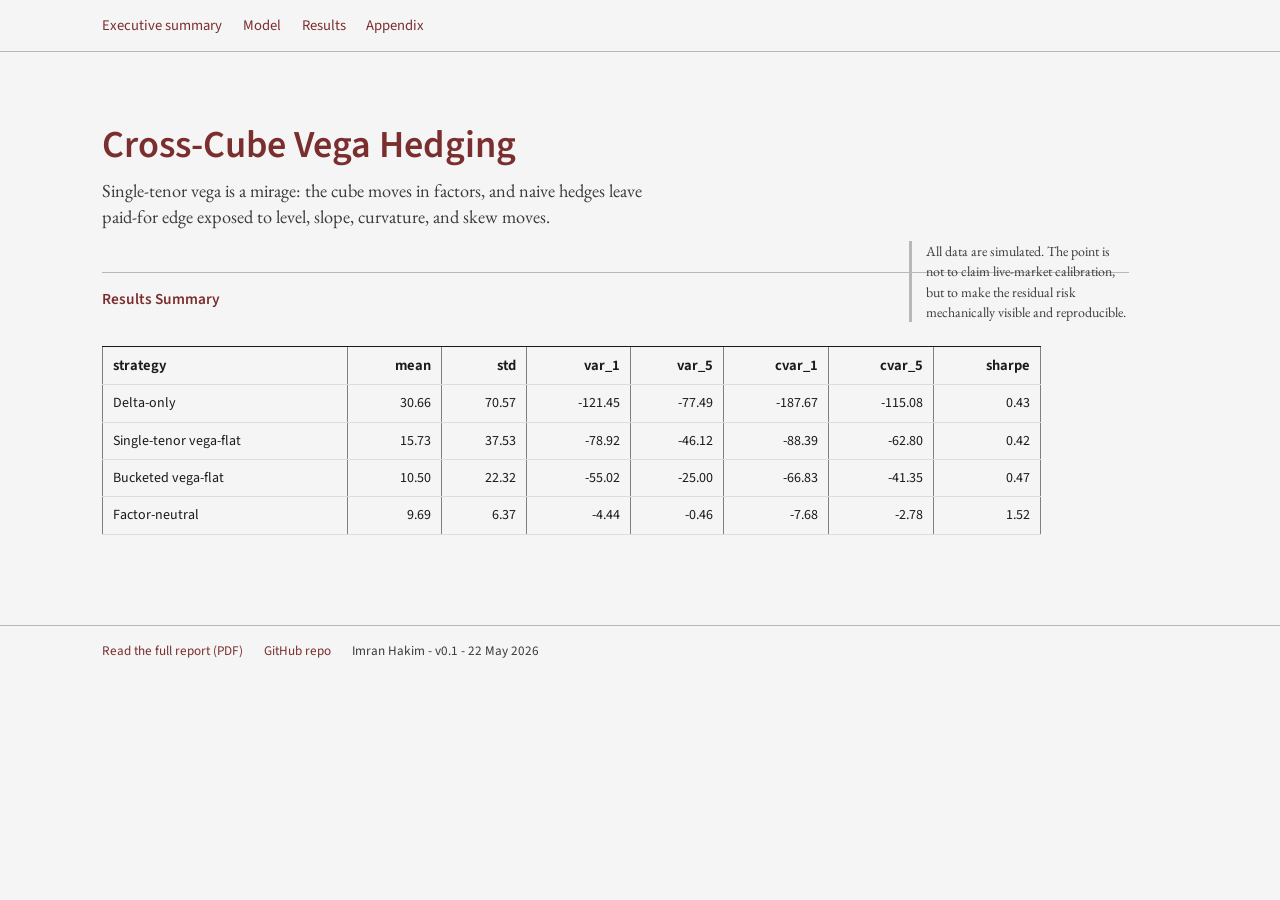
<file: docs/site/index.html>
<!doctype html>
<html lang="en">
<head>
  <meta charset="utf-8">
  <meta name="viewport" content="width=device-width, initial-scale=1">
  <title>Cross-Cube Vega Hedging</title>
  <link rel="stylesheet" href="assets/tufte.css">
  <link rel="stylesheet" href="assets/report.css">
  <style>
:root {
  --charcoal: #1a1a1a;
  --graphite: #3a3a3a;
  --silver: #b8b8b8;
  --off-white: #f5f5f5;
  --oxblood: #7a2e2e;
  --teal: #2f5d56;
}
body {
  background: var(--off-white);
  color: var(--charcoal);
  font-family: "EB Garamond", "Source Serif Pro", Georgia, serif;
  line-height: 1.45;
}
main {
  max-width: 72rem;
  margin-left: 8%;
  padding: 3rem 2rem 5rem 0;
}
nav, footer {
  font-family: "Source Sans 3", Inter, Arial, sans-serif;
  color: var(--graphite);
  padding: 1rem 8%;
}
nav { border-bottom: 1px solid var(--silver); }
footer {
  border-top: 1px solid var(--silver);
  font-size: 0.9rem;
}
nav a, footer a {
  color: var(--oxblood);
  margin-right: 1.2rem;
  text-decoration: none;
}
h1, h2 {
  font-family: "Source Sans 3", Inter, Arial, sans-serif;
  font-weight: 600;
  letter-spacing: 0;
  color: var(--oxblood);
}
h1 {
  font-size: 2.6rem;
  margin: 2rem 0 0.8rem;
}
h2 {
  margin-top: 2.8rem;
  border-top: 1px solid var(--silver);
  padding-top: 1rem;
}
.lede {
  max-width: 60ch;
  font-size: 1.25rem;
  line-height: 1.45;
  color: var(--graphite);
}
.note {
  float: right;
  width: 220px;
  margin: 0 0 24px 28px;
  font-size: 14px;
  line-height: 1.45;
  color: var(--graphite);
  border-left: 3px solid var(--silver);
  padding-left: 14px;
}
p {
  max-width: 60ch;
}
table {
  border-collapse: collapse;
  max-width: 64rem;
  font-family: "Source Sans 3", Inter, Arial, sans-serif;
  font-size: 14px;
}
th, td {
  border-bottom: 1px solid #ddd;
  padding: 8px 10px;
  text-align: right;
}
th:first-child, td:first-child {
  text-align: left;
}
img {
  max-width: 100%;
  height: auto;
  margin: 1.2rem 0;
}
.plotly-graph-div {
  max-width: 64rem;
}
</style>
</head>
<body class="site-page">
<nav>
  <a href="index.html">Executive summary</a>
  <a href="model.html">Model</a>
  <a href="results.html">Results</a>
  <a href="appendix.html">Appendix</a>
</nav>
<main>
        <h1>Cross-Cube Vega Hedging</h1>
        <p class="lede">Single-tenor vega is a mirage: the cube moves in factors, and naive hedges
        leave paid-for edge exposed to level, slope, curvature, and skew moves.</p>
        <p class="note">All data are simulated. The point is not to claim live-market calibration,
        but to make the residual risk mechanically visible and reproducible.</p>
        <div>                        <script>window.PlotlyConfig = {MathJaxConfig: 'local'};</script>
        <script charset="utf-8" src="https://cdn.plot.ly/plotly-3.5.0.min.js" integrity="sha256-fHbNLP+GlIXN+efbQec78UkemUz3NJp7UmfGxC1tNxs=" crossorigin="anonymous"></script>                <div id="cxvega-terminal-pnl-histogram" class="plotly-graph-div" style="height:100%; width:100%;"></div>            <script>                window.PLOTLYENV=window.PLOTLYENV || {};                                if (document.getElementById("cxvega-terminal-pnl-histogram")) {                    Plotly.newPlot(                        "cxvega-terminal-pnl-histogram",                        [{"bingroup":"x","hovertemplate":"strategy=Delta-only\u003cbr\u003epnl=%{x}\u003cbr\u003ecount=%{y}\u003cextra\u003e\u003c\u002fextra\u003e","legendgroup":"Delta-only","marker":{"color":"#3a3a3a","pattern":{"shape":""}},"name":"Delta-only","nbinsx":44,"orientation":"v","showlegend":true,"x":{"dtype":"f8","bdata":"1PLf\u002fYWXUkGy1LlsOX1uwQR7\u002fiHjDIRBIx73BQsRoEHRT1tRPsagQUuB8T79061B6AwDNlrFgUHQ6SnRvbKhQfKinvLB+IdBElZM6s\u002fSgkF4LHHrffScwS+MssXTy2lBsFVUxFavg0EG36RXG0yGQXdYhcjKA6FBc+yicGhXbkFdhx7EXQGsQdwNNl1qLJHBbnbMFGBOhEEgdqrIJdiJwdXOZ3tdxovBmX9ol7u\u002fhMGK2ewlMSVcQQCsVmFibw9BOYSErgdib8G43\u002fSJ4QaIQRR89b6zkKFByRrjxPLPmkFfHPMiW0+jQVTz4xNsHLBB9LaBRIUQYsG90gQ+E2GfQQwEBzM4sJNBMgn\u002fz2ZOecEWmmNJtp6GwbctXbCPX5FBlI9BdK76eUG8O\u002fl7h5h1wT1C4eewKY1BOBun1B29ksHCeSlp7JyCQVQKcMOfRJNBcduxJGaugcFGnxWtgD2EQdD7PgB55ShBYr+slAWUd0GoeC\u002fQ2OWUQUucgAiRBn5B+6ahxgXHnEGiaZJIKj55QbuqZZHr7ZpBo\u002fD0JL31oEHb6LHtVoyCQabbn+cV0pBBRNUffWrsgcHoZmgRWBsyQRpPQwCU+ZjByRHokipth0H8eAIn5SaqQf5DvE28HYFBEUl4VRNCY0GT4S1usNuUQU+bU4FpJaBB7oO+i2n\u002fiUFcs0jx5XiiwW9sp2RLNoBB9hP275DojUGNQ++qNGyWQTAUz1VTclHBcl\u002fYo97qY0G624C9R++DQcXx5vAZKXRBCZGXCXX7esFBUC7rNqd3QZQRywQDVX\u002fBjJJbT\[base64]\u002fa\u002fkXPBDddbhYW5cUECl8Aci7lqwTUDPplZW25Bc6J8lvz5fUGvAsnLcsGbQSh3vbXlm4bBIDjBBnuNg0FG5kuJkjSQwR3LM+CSzlnBgU7srZ67fsG5jJkqGal8Qc\u002fKP7\u002fPEYvB0JVzMf9GdUFjcp23sMOBQarkLSe6ToVBnLEYXWQPbEEusTaMxQmCwd3Qx9EQ0XJBtHWOYI1Np0FVOBuIlQphQSNc1gyy4l9BHMYlcoSdfEG9DWDsGkCgQfMGhvQiJGDBbgtn1tFEpsFKL\u002fP3GRaYwV17Xz3a4JDBewHE8tx7eEHiN9jj9698wR0gYGfcyKZBVNUDRpZtjME6laZJbgR6weijokM\u002fJ2PBLurig88wi0F35N21cKmdQbGHPDVd66JBCFpwTCQpdUHuYDx5hnN7wW5c\u002fXTOlYbBeZsQN+ECjUFld3heJ6V6QeYl6WQ2WIHBiqZbVNstdUHGVZERrHFoQVNlrl8thXNByExtFzAEf0Gv9OPfQ2WJQaLvizfSrX7BoCqDs8\u002fgY0E1TozKyOA0wXIipQzE9I5B+ilr7cjobMGx9BMJh6SJQZ\u002fOa0HYOJxBOKX\u002f2kghm8Hjmu\u002fXuDyUQZZV2F+2XJBBiUzlSivijEEATDVKdtaRQR6kly59XJlBm9zFEkS1nMEZg83TOPlQQYfnIx6tEHvBsn\u002f9CfdhkUFOcOxNWXF+QU9PlFaKsGHBGG3hkpFWnMGFpk64wHV3wTWP6ydnQ4lBrPmZIZr2kUFX8R\u002fMRThiQbFrU+\u002fKroFBPGNFOGOyYUFygpeJIWuOwVJRdbgz6a1BeN5d0JoXZ0FcaOU5252KQZnR33z\u002fXWlBYS0I74HHnEEuGGzrbQRlQeouRpNb4H9BCgEzT2KriUHIGxcFW76HwZT3T9vvDadBE3VexshWkkGI4fSJXxN0QbXoUPm\u002fkWTBz3diDwG0aMFtGiL3jBNyQUqT\[base64]\u002fA8WlEH8domAkZaQQUQ48k11P4zB8P1W4k\u002f1hMF5McZfK\u002fqRwY5msOga2HdB+Q3r58LLkEERBufDGleTQTra7ly5UXpBuL7nbq46M8F4KQliUDF3QUqW+u+GXZRBFsvz66NMkEFPS342wURzQecRGkPtMpTBUtydzjPxfkE54nnK4tR4QR\u002fLanZjbo5B7mQ7T\u002fY6h0FY6WIxuupRwUZWW47EBXHBZ6W\u002fs6FslUF+PyYVaJCoQdvJBV6kLGlBZ4qH7iL4TMHiZIt9+hJuQQb10xspYlHBcFgshg8lgEFXEJOzw0+DwQKLeuvqYJBBHDFgg2MSc0G22QrIdlaiQUAoSCLO83lBE\u002f9ecZqUh8EJhNv1+QmXQS2YF86uyaBBXXj0y12zh8HohcRHQL2rwZsREsgcJobBRCJ0dWYpcEE5c20u06WEwdh3JhGANYtB2dDQgq\u002f7eEHRoR12\u002fviKQWQ4ycHbnKdBg90SZ\u002fowcMHD7+6LQ3eSwYU8eOiUQHZBtLadl0S5hkF1eZja1nR5QXvOiumx5pNB0ZTkM4myh0FGoWc3MLtiQfpgU6Gw5ZXBwhwKzasPU0GgUT53EliCQSOtKdhDVYlBKHUQfVDjjUHkYn9tAZ1nQXcn5sKrqrDBhcboV\u002fJ2d0H27nAtCECUQahSizqzb0LBHllvZM4ZcMEU72DK8iB4QVhLXssrhZTBPssfsUemiEEAGIxai6lhQdvIkzmSDZHB\u002fRpsM+JKnEF6EXRoOFtTwXBoWnm0SoZBmmITRdnLl0GqwhAuZGKQQdhJscXMwHvBq4vBEtKoVUEj3DvhDASeQSRoNloNLoFBqbHolfX1PcFLW9rA4BSDQfLue\u002fmwTXNB\u002fFZcKlJVe0HFc26ZYKhMwZ4sUdcTDHHBQ7YUDPopJsES\u002fi2wnN6OQQMH7dobWJNB8J3B81YggsE7h7MB2VGUQfiB51Dv6oRBEY\u002fNohlmlcEK9dGUdFWQQfOBZvozFm1BPtIxHehXgkE1AGjYewdrQUBKJmvw1IpBZhJEEOiXgEGHmEyKgomRQdcv5xzhXWDBMV68m+IdksF6aop3YIdKwbgKPDQEgUhBVtJKcO26mUGAZ5x65CRSQYvtPnRSoX5BVDWWN2JzdUGWgdw5gP8yQZIz7\u002fzycYvBHoLA1CUbbEE+R6v7YW2WweNzdRUbVnNBVl4HKXArdMGn1PEylXBUwRdC\u002fCWIv4ZBehoOFJKAlEH4p63JI5CIwf5KJaA+BYFBwsq788\u002fNlkGU7wkK4sFEwTwFqnTVg1pBW4uuDEwXUMFkKTd1uEmBQQCoRRYMYpLBWOjZVeWJNEGOMdqKQZt4wUFWVWAsWqNBpCfMxVgRhcGGh7+NlUp9wRcnXsWC\u002f0rBrtq6GaC8a8GN6BXplganQRpXyRWwanFBkN6utJwKkEG6YHkVZFebwbTgT96T84lBqsxUVaFIeEFHURP+yphAQfShs9lDHGzBCFkXMlMLk0EVhoIn2EdbQVoQq9SGh3hBuHL8Dh\u002fthUH\u002fcLuvFzZqQdt6DT+lmZRBlHxSHy4JisH8ya9qIRqTQRi+1YR6sKFBYBkzonZ8GUEOpiN+l556QTMY2H8kBIjBR1GM2FZhqUH8kTdmlueZQVrlo\u002fDY2ZtB\u002fmjVFg+risFXE5oskRFlQbNiQ5YvYYDBfhHwLQazpMGMwTFGhtiCwbG9eGve4J1BlCrOcDRnZ0Fdev1jgziEQfG40A\u002fvxX1BewkVFKhQiEHAjAg3zdpPwcvnRNk4lFTBxeytOK9lr8Fp4fTJIB+RwRF5ZVw9ToZB+S1MgDsicUHFsgMLuK+lQd99YVhSslpBnoFm+zT8gkFdvl7lelmxQeAUMnpMp4tBiqXnNMEWTUEoakQttxt2wc0F3S34TJdB\u002f3mpR9zVfUHL5wBs\u002fgOTQdgAoGw2JJtBlmPtG8uRk0Eah\u002feVwQOBQdWRddMq42VBVH0bFXb3YUG0ysFGxwqAQT3F1KWkOIdBYPTZNs6xdME29wv616SBQW9TvYrBMY9BUKFNMiQFdEFYg9V7iuZpwVKHTGcFMWXBAu9SZALQoEFJG1YXv2ScQaSIePYF\u002fYRBD8yG\u002fiv8oEHQqZufH1aFwYArUgENBpXB2wVAO8q1lEEQY2Ng7lSHwTVqKOIoWHhByT9kzwzAi0HD1DZdbxGlQUzHgDFDW5FBfr18+nswmcEy+\u002fEzJnpiQXyiVyqKBIRBuPZt2Nk9pEERwIjdOpGQQSfZKqNVln5Bc1uT8ZlalkEfZVavMCJ0wR3aeZKsQXzBmb7K1v7Oc8GZLeZEQ+6YQWgcUlYstZdB8EXWSpBckkEU2xTacf58weVDwxSkb51BGytynQpMlcGI1F9EHq6VQZgCbHvXaHBBb7yAO\u002fouhUHDkBUeLRqiQaKv5YOQfoJBTKGrSCiXnUFI5\u002fPd3duDwWSUfgGfa3xBrslXyxMxlMHL22Z78qyYwXiI5gk4LKpBwnlUAWAtesHPnSsLbfV6QSf5Em4g05xBs\u002feebtx2jUE\u002fB\u002fVjnySPQeRfUoKlKptBMtktBBF8REFeC8IqoGl+QQ2c8lnbHEVBFsQIdMqqgMEB0cFupCKCwTcHNNwV24PBjinB1dXgnMGYW1YT\u002f+OTwbtJv+wwUoHB8ermdnZ2jMF0QZwBe29wwcXVGVPKFKBBU34vtaUUZkGdCwa1CDuKwaR32lMEVZBBdklqul12k0E\u002f9Kd9BuikQaQY3xjGn2FBZeHzdfcGn0FNbJ6BR3EwwdQXnHEv8ltBlEY0aCuKd0G3eViVbxCBwfdG5PL+ipJB+UINiVp8okG2qeBerVtyQX7qdCCnIH7BO4EKDcLyk0FVoR63+7Y6QUyroqVuRZFBrAOxX7bRYcGOLE2469GCwbVsLTenimfBKm\u002fj1sxCfcFTQFOAZOuCweo05HfjapnB8Wtj2xkwksEiaHDJvvdXQdlu3L\u002f3HpFBZbWTR2YYZMH2bdgbXsaQQUNJh9Bn9WFB13M5WwlfLsFy+A3BNL1Uwd0QdkaO5KdBy8n52PFNmkEeEzkQYV97QYCPJSn3iqBB2UnseKmPhMEdRkr2a\u002fRRQc4wtzOEUItBa9OJmMBQaEHZPC90pTNzwXig1GwK7pFBwUZAq8oNo8F6NRi2J4yWwZXV3o3WuY9BfU4r51Q4l0FDaFD5CP9aQcFXHr4oBZFBbg5E+PDbmEGcojaKftdBwXQ7Q92dxG\u002fB+bmNMpLNcMFxM2lH+s+dQdGIXb3BJnzBZDYAwANzfMH8uylkWSVzQTMsfUeGoHNBjgPiUBuDgMHgek2qoZyCwVe7zMI4i6NBzKC4nBbohsEGcIPpLJJywTHv5ha48pVBXcljR\u002fTgk0FchBDjlINwQe1j7xwYV6BBLINv2PxNY8GgirffHt1rQXMbExlwoXJBwj5BueK\u002fhkFgpD2lYGJoQVr7vx6vEYNBBCr7C5BPVEG5iAQYEdB6QZX3nJT3pplB5Lmy+Vv8OsFUcr8ankWTQaoPenxxV2nBDvllrXctj0GKDFXDgISJQcAPXgO5AolBMDMEYdoPY0GsqDe3aZyIQbJeS9wifHXBsIWio\u002fg2dkEuBNygViGCQRLNquGbDXHBotCx4OLcmkFSSdlXXNuYQX0v1cfpmJxBk19Zw6yBoEEn2qjbNLaBQe5W3edk8HLBB8RXVLZrh0H32b\[base64]\u002fAOZfSEHdsig1s8yhQR5A63DrXHPBMLlLGNRFk0GXyBmMK4CSQWjqAUH3v4nBC9t8KGuHg8HknLS1co2RwcIC+Y4rxpFBVmpCM05ym0HPF+CEOy+KQX+tjnL59IlB9WUZUxxlmkGg7pcj1bKQwRh\u002fjT85b5RB9UUXo03DhUEPJV5I4sGSwUMqLYNrTXPBYPsIGAAYeUHvSJXntNlzwWXieNfvHGJBQuSv\u002f\u002fMLokG265A7vQiTwUnjiJ3oo4lBqtAspj+7bUGlxy08WpmZQdttgIE1lmRBv62ayL0IpUGhoN7QRw+RQdhaB+KFCnfBHo8SRM1ThEH7rdCQauOWQWj\u002flaYcwIVBr1qvNBiRUsHAz9IcX52BQasy7J1i5YVB\u002f0e7iQPNiUECQxW1+RqKQVyer4TPg1vBYfvlu1udLMG0\u002fpIdG+WWQZBxbWwLdJJBVolhyrUClkFD4MoiPSiEQYLSWG0424JB6y66g2\u002fNlkGKJR\u002fp64RwwRLAASXH623Bvxc+myS2lEF8z7KMQyaSQRFL9vyF9XlB9PYW2lxxqEH86oJb056TQeqy5\u002f6Y0ZdBZ1iewsDvhEEbdRNqEQiDQWSRgkZ\u002f4YVBAu+0nz04fkExCpBg+hN\[base64]\u002fO6oZBap\u002fdk7hAhkHuv\u002fd2m5ihQRYpr45d7nHBDRFtmLSyjUHm8TxW4C1ywagp0wvLZaFBNjSrx\[base64]\u002fg8EIkgwQxmebwUoeKLg7gXNBk8EnSueKkUGgWcpCGfeBQXyUlx5ALHzBeZkSYizXhkGFBh+xtrxkwbv+UarnTnxB3JHJ8k3BhUE01b\u002fqS7p+wbC1KdH8MYNBm05WYlpkaMHWm25dG9yaQY7pMdHJOINBPWs45svMjEEgQWoSdUG0QRlSJbFdwX9B9SodzZ5gjEG0poTXUnxzQUv1mLgRa5XBHdiywRr+eME20m2k9RWEQcSXw0nvy6JBRfvUBvcagkHbTQsFplZ3QU0Ws5BgqpRBBynlZZ8fdMGx\u002f0JA\u002fM+CQV99ZTYZRoTBP9eDcvUqcUFnp+f\u002fkhB3QVvejDHBoVvBhdFASoXdcMGSf7RmlbWAwTq\u002fxUeCzpjBvKNbb\u002fnmgUFVMXP3gsWEwTS\u002fkpQvrYdBM\u002fd3zH3ekEHT0M0izZiTQSl3seEcT5pBregXL\[base64]\u002fQYffj8SEsorBMjmoWFrds0El+Qfn+uGCwRzbqZS6KXDBhyTnbe+YgMGwwIzGHleQQRZbOGYFcXFBbBSXV7eShEEW4TwRYgZWwcbQd7MZ\u002fWRBs3jx+tM+pkGMm9UpRX+gQQWUct5PKIDB0yJCWup7jUFJ8Sg4Rg2IQaM+EjzjrJFBpGl\u002fqqiXgEHn+qHp9KiSQatAfbwS95pBZ8hV6ZtnW8EfY1nFTAiKQTNpt66SnWHBVGmpNS7Dg8H\u002fCeE682qdQR+GMDJzTWhB9rNUUesmhkGKqDQEwghjQa1SAY3huIpB4zTtmXfwe0FHm71xkbeAQW8T3F6N54DB5LV\u002fZDyte0GkHldLRFV0wZjstQJls49BU3BWTqKqg8FLDSBBWwRmQTgS1PP5S2\u002fBZmySRx9SQcFX\u002f6rxjZxmwcDxcYwD45nBv\u002f0n9FELcMFbhX5pQRWHQRcVDl6S6XrB73KjtSKxdkH1Kvt8U\u002f9xQSXc99TaLX5BNNtE5pXsf0EXl9QxyHBjQY8hYGNNAZNB95lNPdl\[base64]\u002f6WQeQdscQhEYLBwxC+47NKoEHV3uc\u002foqduwYoI2BIKzWXBvPaz92F5ksEOsFGwnd+RQcG5Yg4rwpbBwsslmQ4eiEGVh1BjsUaaQYKUYTNSnZdBuodc6uhubEGg1iWfkrRdwXs6pp+eIolBWnI2Cf93YEHkQVJyMcV+Qal7RH1axYFBV1Pyc1zWkMH6HPmKwsJ0QXK5+HWBrpRBSHw\u002f8ITFiEHnPRkscRp3QQ+fO1xEbINBnu0hfeEkm0HqnIVhNIqIQcIc+N7tBptBuyOpr4M3dUGstfZwQFJ2Qa21eCFBEIRBJv2e6UJaoEEP2Q9HlT+HQQjZLA25VjdBujXVA+7ucsEojILDuOqjQR0\[base64]\u002frkmHvBKxc6NaRWjUGsOuF3FlqTQRxXvIY6g61Bt0Eji+SHskHeWPpTTDOVQbFJqf9dgGNBZ5foEpKRoEHYoxIunYlXQWY0p\u002fEFfnlBmLcOZ375kUFLd2zw9G6IwUL4YhZ1dXDBxlZdz49nm0GBrdm2WL2RwSRTH8B1PzfBIDzAqjbwe0H3cKOOH96EQfBDYgsbL41BkRXwEhCyfkECtwmb872CwWnZ8disN4nB889Y8kfhlUGN\u002fEe0NHKXQTBaEZEL3wbBWB8XSAHBS0EoONsIc55\u002fQffvVWMBHnzBLuf0qs\u002f\u002fikG7B1Bv+etmQTeaj0QiLZxBApZRsIibiUGun0Yd1\u002fqHQSuWtFvcV4HB7IUKLXKucsGhMyZU12WNQbLedNzdyHdBI7TAPG\u002fpf0FxjsgqrLCDQby3zG+j\u002fohBIj5oEDk9hUHA45BTeNWrQbq9TBxMXqVBDRwAkFWMmMGIhbesW+WSwUAPgEziMIXBlF65qtrmMsENRc+xYseYwanH7EMHIpjBmZxFiK38i0FBjpxbDoluwdh+dZfrGTLBfLBjW8K4lUEN1ks2f0Z9wfK4YX3G9n\u002fBCRZThRuOV0EJKiSXvreAQb+aiIGFuXtBXr3OKEY5lEHHfCRv3fV4QR1glUYKcZdB9p+wjn9TasGlnH+qJzyNwYXnEOaajlLB1Vv2fBdanUGnyovU3XuLwR\u002fcqIMihZhBRXVtMsWnlUHzJTBs8FCdQfoc+2fB9plBARWXLUQ1QkHGIR107452QTb950Y2M3NB9KkMKnabjMFiFBRGBXanQdImafnSf5RBH+XZpjaFjUE+TIpjp0KCwbDOFZze\[base64]\u002fgEF38lrUI2SAQeMqn4XZA5hBklHQmCBeZ0HVBga29nOOQWoflzCG7HHBYOd3PbrqfMF5uSSrcxNyQZnSO\u002fuj6pRBL30V8opDkcGCHCTAsDSTQWxK9kkpSD1BWniStujyikEl4+6DeRaBQW1O1au1U4vBNmvNs0pEa8ErepBJalyaQXPLmpWG9YhBnzRk41YFgcHn14k4A75mQT5yXewFqGfB90b6a90\u002fiEEKw7bIsauJQUnxDVKTV3BBXK5ao9\u002fOSEFHz6IBE5FswUjwXb3pZpxBwCs879seqUF\u002fTwWMGzaGQW9Mb2dVmqJB9tV57uzid0E\u002f2pPmqzmUwcTtHtcZ+JFBjTPFH2PWdUE="},"xaxis":"x","yaxis":"y","type":"histogram"},{"bingroup":"x","hovertemplate":"strategy=Single-tenor vega-flat\u003cbr\u003epnl=%{x}\u003cbr\u003ecount=%{y}\u003cextra\u003e\u003c\u002fextra\u003e","legendgroup":"Single-tenor vega-flat","marker":{"color":"#b8b8b8","pattern":{"shape":""}},"name":"Single-tenor vega-flat","nbinsx":44,"orientation":"v","showlegend":true,"x":{"dtype":"f8","bdata":"okWyeBaohUGpyujuUiuSwSKs4w3BtyHB\u002fW6xVFzJhkHCVf2HvvqDwWeAwPUVqIhB81rmeJjsbkG8xwWNI0J0QbbQVcdvOIdBOnnfcOGZnEH1qPyZ05ZwQTz7YcdqfHjBIbBvoeLTkEGgYgU\[base64]\u002fSbh2xB5itTEN2Zj0HTAnXIMkZWQXBa1CoPN3pBb72yRiZWk0EdRk+nOleJwVRPzDywXoZBvqAlFMo4Z8FjGQbW0FNmQXDLJomliEBBsOxZvSW+gEGn98lsToZVweQLHoBYsotBtMKpzqIia8HexRFxpY6NQUhY\u002fhSFzmXB1yjMbyN8iUEAmSuas25sQeDujtvSyXTBU4cgukK8isHoh3PDbr1xQe2lKmbYinfBMNm3N\[base64]\u002fQQHNmxuj3nDBbGkevYjiUsExWkH14y9lwdFKOtHvkUrB+rrBnoZhg8GkL4+BnxhawSILYYe5kUPByJKYigF4fMETjbpw8I6HQWcnulEgx4HBFfuRePTQXkH9E6Uxu9GOQeOi3iuLI3ZBwEAhSbQ\u002fbUF+Nsx0AMSEQV946XSXToVBhX8ahnzAeEFLumdbO993QZFneWpV5UBBMi8GOFn\[base64]\u002fIZB+kct8b2Nc0F9uViMydVlwbFYQXadaGbBj2ZBU5kMccHVoaocma5WQeXJmJmVYIRBqQdT0ZTskEEi39cpY39vQRuWchdCpXdB\u002f6XnbYlvZEFwhsGgFjxxQRTwaZAg+4DBp\u002fg9mmE5bEHznokH9xKXQcSb+4sgqnLBF\u002fX2\u002fSMza0Fh1uT\[base64]\u002fhYHJBinNO3K2mXkGsjHRSuyNRwRe7MCPRkn9B62CI38EWZsGxHMSmeAlwQeDhsK\u002fHT4BBnLJ2qq6pU0GzNs32cLppQdqlGIGnsGjBsoLA1\u002fWzlUHJ7Kv4C65xQWDBtTgtTEHB703dEnlbfME+wdEEoA6XQec1FCfqXnBBF5iP5Ax1UMH053lORfSCQZCROUhdW33BXFPi1Xz6ZMEL90sxuft6wXcmGgKQ5JVBAE8BsMUnW0GgwLCPKvqDQRt\[base64]\[base64]\u002fXykDsEhUElAwvpJ7B2QeI3vfMhUodBKxRIsMUJacHew0lGUCN2QWLcHAQrk1nBdOWr0Ge3dkF+\u002fCKjRFRZQfXmGDabvWxBRyUN46F6gEF00e7rLtOUwavkyRPJiWdBiI4y3bOjWEFb1I3QSMiMQZfWt4GM84FBYk22uErfe0H16HhLKuB6QbC\u002fGuj9vxrB0MpeTb6qhUHeisSsCxRwQcwaT5eX65TBUz\u002fAvMy4f8FDN+jtBv+Jwf0xISFbI3NBO9fwR0yClkGtOslB+ZFMwSA0bYvwrnfBpLtfwsO\u002fdkEycV55jAp0Qa2sfyadMX7BWP24w5pWcEEWcCu9BfuJwbrvLGBPdWVBYwRmYoS9NUFGu+lXg3CEQcAIKbQ\u002fAGFBv5Vh8OgHecGuwZo4PaRwwVDS4ZO5LkDBXZYwSIHvgcHjLQr9T7JiQZpsw7Qjv4bB4AarhFTKDEEASVvymD1vQXCDfX\u002fOWURB9krubVlGQcHAZxKFgegeQcrny1Ob1kfB0xNWzUBdnEFb5XKYJnliQdx3j52r43lBM7PDLhxfWkEdFJ4+m6piwclWPx0RmodBz7EL8txka8ELRgQUxQ9nwXj\u002fT9n12XVB1Mh0YjMsk0F473rvUIOMQRLYH\u002fYTp3pBE1rYL+i3k0HUboDv+gKKwS9I\u002fTAJMmBBZDKrrteYYsF\u002fbHMVLBxNQe+957b1soFBFWpYsWS1gEGqFO6wvsGKQfBfCGdFxIBBPSxr\u002f3juW0GTFLDPEc93wXfKAftmUYFBsF4aptiMd0GmibZEf9t0waCbOZoXlzPBWNtOToEDhkEITorPGT+AwbJD5JU81T3BjOS\u002fOqBSfEHdrElZoIhzQQnJBaJpM3FBr\u002f93XZ2mgcGddY0UOr6Ewbr4b\u002fW\u002fH0DBB30Yh8UqnkHOV9t9L3FYQbjoehlaK4xB5KNLGBs+ckHj9xJ63u2TwaKz6bxy6ohBlqJfIaITXEE3AEm6U6Z6wbyM9FTv0GRBKNPszArwecFEml8fUfFLQYlfdoowQWdBfxS9QaqXicHm5JsXCNNUQSR\u002fZ9aaoYJB\[base64]\[base64]\[base64]\u002f+1CMSi0HgxnSm8WERwYdg40b6KHBBfu1S+ZjKcUGmRhj\u002f81R0QSV5qKGxm4FBiEN+Z2DdWkGZGQXzq4pwwTLILX08PXHBUaXl33XneUFtN11p47hmwa4HZ8fAtntBEOdVqSR0WEEBx+dhdVKIQVVUEPcy3GVBNM6kb9M6a0HDFIYFg8aNQezMQERFjYNBH18kO6q6k0Grmf9ykVWFwapzLbpvc1LBsn\u002fE47+IeEFY77fWFCFrQdLnHq2RxopB3yjt\u002fo+IYkF4LLvN49N2QY40XpOe6CBBI568RTNuacEYUQfujeg8wQ0kMFLmdnbBJRRt0naeg8FUstAE34d\u002fwSOsBHhVb3xB8pwtfAiydEH3tGqyt412QavOsT78UIRBF0tAKP4BUEE2QvVUT7ZHQUel2\[base64]\u002fWhBrDUaoSwricEALlWT4kN6wUnRNs0b+mDBwNLBPbCoa0HAFNVL70X+QKv2BX\u002fecoFBVfPyAMkXYMFDA4B3bk98QZ4\u002feEavfmnBeHxtepNjVkG8bmFIWUqNQco1LeZ6oYZB9GP3TzX9c0G8CrImS+p0wf0bPqOk9XDBtLmovvfdeUEya2SsVtdewbXlG+N\u002fQ35B+Q03QfX8gUGfXrQL+PWCwShnInflCXpBau7WLVxehMGPh0ospxF8wXT2HtDH9YJBlQN5D9iEg0GyrZMGAb1\u002fQdwFBc\u002fem4BBvZB\u002f5OG6gMF4HSJ4ozdgwSKCn+Mhx0pBJ1WSOoX6g0FNV0xsUJ2NQU9Eu8\u002ffyXRB5kgMh6QMhkHg5GNdTNIEwfzjy29KfjnBba+Nud3IZUGeonejPwSQQfvxBkE14mTBgAywmlUklkGFTEyRl\[base64]\u002fmUQfCKwuxVeofB+SvcaXvrckF0sgl8VnUhwccHLF\u002fndThBJhxmh\u002fOOk0GU19PcxOpOQd6ngpbOspFBolgcOcXkb0Ee31ol29JSQfIA307jAV9BTppRKknAS8E45lrg5MUKQfX4rkID947Bu51qa4cDbkFdF+og6p6AQdRJzlSWcIFBHJevDMLPlUFTVkG\u002f2Yt1QX+gUJ0aepDBOquafIYNMsGgCkapaM1jQQa4cuHbomTBn4U\u002fEeIGkEEIZMoD\u002fm2CQSiRSsSt2V1BDNPXoOmoisGjnlT6ILmCQc8QsNzi0mHBiyzjJHrdd0HARtrW39OGwYFNaYEs31LBrxtP45ZDY8HeI5Xej+qCQcIXGWIjKVBBl8lu2ixwYsFf\u002fTVF60FqwTrqsJ8S7FnBVJq4hB79kEGEsJIlZeRwwcqLvDe5ynZB8OYDmB3VM0EhzYenrilxQR0beGa\u002feIBBFoTdQCN0fUGGyLqEYml3Qb1GgR5BZmBBS+QfAhTkakE+cFp5sfJgwShR2pUGy3tB6Ffc2wECfMEd6Ms6xU2FQRa994ubhGVBWXBEItZKYkG+RSX2oSKAQXGHhaoXzVdBllBQ9Ex8bsGP\u002fhQhJbp1QSWGFshxGIhB576CDBoAjUHos3zU5Q59QRydUE6EE2VB1x\u002fN4N+FcUEE08nrZWhzQRKyNm+rmHxBmFzKD79EfsG6lSpnoweDwfjsXuK253pBRC886gisd8H0NRfjZi5pQaIdFUpbbYdB379IsHoTiUE+iGpJdXuEQeL\u002fZThwDHpB1lF\u002f2WR2ekH7\u002fb06n52FwZb4KojpUVfBV0sB2ddKhcFpDqqD+jyBQYRGAPsBZWvB7Rnulj5UXUE\u002fxlgjvB57QRpHxMJPR1pBIUbSgqAdhEGFSkHtTiB5QTH3UPvDDZhBFvO6bqEDdkF6P8c7KFqYQVz9UMiZHG5BFhPvwhT6fsHpZWLyP4eLQTC99sxmUJJBEmQW9fLMfUFXqF\u002fxdjGFQfmcV6u2JHtBa50T1qd\u002fjUG\u002ffeORplCGwYdwr5tVb3pBIWg1cAl8e8GgFvMg6KxtQYYkUA0XPUZBQ7a88J5mg0F5b6MuElWCQQbGjiFDIIRBUQKOybjRYcHbOXUGI0N5QXhH5UE8dG3BcAwiK3ykcUGcZOAZhZR+QVDXnS6GK4HBTIeNFrZ3kUGgzyZeXx2LwaDTNa9ptypBv8r\u002fvjemgEHX4BgEM+OHQct1LQXOPXXBLRcAiiaDa0ExC55tp1F\u002fwepcdL+FyopBUwgjFt8ye0GJ8qP58B9KQeLREbT+CGJB2g1+vrFORsETCBFzcOByQa3cnoQs0ZLBAK1yTBSF4ED+zFAtna5zQdNgK+VM7n5BvAtvJlbtacFyMOnOPxeHQXFaolFGi2RBR\u002fxKvoaqg0GUfnf6+dZ0wUeic+vSRYtBwXp\u002f1SR+gUFTXiMHrS93QbS1rGSZYZBBYLkARlHjk8FIHe5+2fJuQZcbR9i66mjBsWT3fVopV8Ef739y1OtnQdZiiM8bdohBquc8a1vrgUGuRxN55rhnwWLin4B0xnVBJ4Ba3VzAe0F3m0YH05aNQQaK+p\u002fr7IXBO3tO81rOm0FIyZpgOWpwQQQqYa6mroRBHFRi690QX8HkyPzyEyiCQaoK7pPiIJPBhBNrvDTubEGIyaXZ6xNDQY++SV7AYoBBwsJQ1ER5nEEnfxaJvDSBQTXCjIol0mJB9C8pUi77esG6F6x0zTaCQYS1TXrPtmxBtKbGJyvQZEFALES2kI8\[base64]\u002fG3BwuqHCL39RMFZOXcEgfaAQTIz2eBqa3NBMNlwhB5FXkGGJ8Ov8\u002f87wWIFtMW8KY5BXGfBJXc0aEESMSC5qLZ2weNpwqfEdmNBobnVKvu1hsGTqKZHLbiWQScXZt+MoTzB7VTdTfe4f0FgBXvWMB9QQajO8ULDp4pBCl3g6aPAi0HFdeIKCYeKQR8SHUfzR1nBzOKze0h1gkGA7v1w\u002f4ETwZ4lY1hfXGbB5HtpNsI\u002fO0GmwpdiW7x0QQ58yU\u002fJt0jBvRjLm0\u002f2XUFxCDAYwzdxwWDoDUYV5YBBplimRYUjiEEDM5i2YVxDwerdVt\u002fWBYBBURaRkj1ajkHo0kkocvCFQcOQ59HRNVPB0E7rYuHdZ0EO2ijdXgd2QZgqYCwbQIBBBpR3PY+ZnkESjJdz4BxwQVoDGqJc2INBayubKKUdh0HN+5GYK+tuQfFnIT4fAZJBD6\u002fuVF4odkFwOsHR6yR9QdFoN\u002fusVX1B+JQg4+w+d8HT0LQMAtFfwVzTgzQL1nlBcK72\u002fyjHesGKPItJRiBlQZit\u002fuYsuGdB0E6C\u002fCswkkHtu+24NPtqwc55iWyrM3JBjfqcag2dc8EXlXC6Gnh2QYFN6j4wl3BBbTOfpMZZo0EOzrCq5WJiQTYmE8QNRXNBRJ9n6hJWh0GN21pY9mBtQZa85QTiEHFB6xYqKA\[base64]\u002fQYP95TMBb4hBoUf2tOpedEEEF2z1iN2BQVYgNMrHTXRBZyQKVr\u002fMk0H0qVYUDtVcQWENzlammoFBuCTlktUmkEEevGMfXZx8QSIWdWSjOJNBxwqtiHpMaEHqTbG6a96Gwafhq9vcRINB9WeMQmY5gkHVVJo9WTmFwZVTlWUHCWNBCAtE5MusccGWswrIrPpcQevNhOd6FnFB6+a6zHunckFQP1\[base64]\u002foGHQaLM7f5Nh2fBB4nJ25hskUGLG6Xf8qmHQR8bqZZ7OIjBeXiTEDvuUEHX5TPGRppqwdKcUdTeDoRBKBin5S4EZUEfA29B68JHQX3VFcOws3rBHhN6pbP0gkFCNEbQPHyAQZpnAxstaJZBdOhG373ZjkEWMl\u002fgh2mHQeTntca35YrBBFj90X\u002fLeUF2cKYZ+q2QQekvHVGfxJHBG1FZ3soYgEGdmkkUYOx8QUKHG3BUIpJBSV8PTyHZjkEtE8O1aSp7QQL\u002f\[base64]\u002fSD0Prr7h0HLDBGblFRtQT\[base64]\u002f8d\u002f8yMBbd6gvZ1J+Qc\u002fvE8j7a4HBy8O1xX6mYcHlaBECWBCdQf1EKwxyMIjBsBfNZayBd8FYV66eprV1wTQobO\u002fGHU1BvRGc6Et1XEEDcLG6UyqEQQhk4r1dzHRBgKXJ\u002ffH5hEHGB93CVPpxQSyKIMMr91jBdIco4A7Ij0Flqf9S++ptwcOwYKGD6XPB0X8MIzhegUFLI+YjiqhMwY39ViYbIkJBErn8VnksZkFQoGp9ZBZ5wV1r8sYIAYVBKlXBnTCXgEH0pmj9ZJuEQcYr7Mk0w4ZBZIcmp0fwdME="},"xaxis":"x","yaxis":"y","type":"histogram"},{"bingroup":"x","hovertemplate":"strategy=Bucketed vega-flat\u003cbr\u003epnl=%{x}\u003cbr\u003ecount=%{y}\u003cextra\u003e\u003c\u002fextra\u003e","legendgroup":"Bucketed vega-flat","marker":{"color":"#2f5d56","pattern":{"shape":""}},"name":"Bucketed vega-flat","nbinsx":44,"orientation":"v","showlegend":true,"x":{"dtype":"f8","bdata":"xnYlH2O7gkF4aCAQKVBoQYAf7jDkOl1BkhAcy+lfaUFHiYy+fO+IQRgK+UAL7o5Bj8JbOWa1dEEgKxMXUaSDQZt3TBpjTXNBA\u002f3vPHLmbsHgwrnxB+RDQeBU8ck3lTZBNkGxSCF\u002fZEHANnQMfXFWwbnS5C\u002fBoHdBi1xkG1UGZEGIMirDfQOBQZu0JrekXEhB1Qi+MYI2ekGm8WPEXkhhQS9p1n14hHPBb\u002f9vx7KSYcEsvKSmzql9QRaKpAZqyHlBU90i9INQckFL6rsmBMtEQfwxbRB9lmNBjZ2MECa\u002fYUFI58REDcBgQUx04G451nlBARoe7HgMgEEdmnZRZ7SDQS4fCcIq1n9BdNKfHYNdckF4eS0efMlMQfxS1qIYN3pBhK1YadHQd8FeehE0XSRkQcepHFBe0XFB4P6UjuJtScGSCjCpp1tRQasNE3tIqXBBj6+BZFfldEFQ9VtJ8YNwQaAI\u002f6xtARHBYLdUVEf16UDquzReWfpRQUOnpsOnv3ZB8rMtBCVLdcGcG4331aZzQePQe\u002fPjKnlBHWsgBqwlN8F13bPQEP9nwXaCJ6gYa3pBwmLbvzo3bEEzTL65kONfQUpU8SpfiHJBJHFm\u002f1PuYkHP6UpnNxlOQUnwHiLcXHBBKkhYC\u002fW\u002fhEGIw7l1kshtwUXBKQbsC2RBFofZeOemdsFj1\u002ficx1hqQftEQ0XlnHJBmnnw0VDcT0HeaCCt3OF2wTMtGTgSsXXBqIRli882S0FSZAq4+NZxQfrHy7xWBm9BsMfqUyJDbkFEN35+izFUwayWUXTOB3DBnf0OqK9XZsHFek3rE4doQcuc7U0cfmzBisn3k6fVWMFANddAaJhWwUol71ITbw\u002fBgaCug4loc0FRhFGu9j9DQfjd+OPYu2XBYFMhtQinZEEiXV6pHwZ9Qbw+rV\u002fDcXFBDWfrt9m9ZUHnqnrnBfp6QY+1cvoatTxBGgf5bSRRaEHpfh4N1o92QTcpMmeKpmdBPD1o3jw\u002fZEF616ak2Yh4QZBg6OBIFChBAivAXjciYkFVsZmnMaRCQaDfEzAODH1BvIf3dKtHYMG5zBcn11tmQfje8TzZBF9B1nHxRW23U0HPTgPe3OpbwQDcCM7SJclAHJ3CDweSH8G1UbjYua5pQbOsE8roSURB\u002fqHxx5pvaEG9pyl4f2mIQUi2sIkPVihBOB0WZTMniEGzp2DG+RdswaCCLO+Sp4JBqeJxEjK\u002fjMHyUcTyJxyGQdbb6nGWcWjBZZB562vcbEHQCA6k88VYQSXG2n1EroJBadGUjiS\u002fcEH024eFsJxKwV+Arp+nXlFBtHYE72rbacHlJumoiwdoQWj\u002fZbDjJHtBiIHdfF6gfkElKD7Ku5V2QSOyKupxn2VBfNZpSuFfNMEOscaKyGJhQaouGslKyHpBXz94GGyKZUG23XGHLBIwQTDJkkYqemlBSIsq41beccHwYCm0Jpd2wd2+uPpfZWZBmFfbvp4rfEHEhAiB5RRKwQlcrariJkJBzzfGbGjVU8HFKBoy5MuIQWJy5\u002fHUK41BT6dtx7\u002fHgkGAw8aJhzhnwXoCzTZxf3BBXsxFxlPPUUFbWrE+hWVgwQ8TPiO6inNBlyi2hZB\u002ffME\u002fSgRaTtVzQQtxBBX+D2dBPZsjB2txRkHFKqjhJaBGQZX3pOoQc2lBfncBYkAmb0HhgduPB8V0wZUIlm4llntBrXF\u002ftXMFWMFkauaMeSAwQf9aW+\u002f4A3jB9hZh1B2zU8G7hnzChfduQZ3z+LEI4HdBXRzqmP5RhkHK9zo5qHk0QTK8BllqG5LBCPjhcLD3bkFZV7AX9aV3QbP0ylZQl2hB1OcUPNmofkGAfNqejYIwwZF1rt\u002fyKAZBM5DWQcp3akGhXz3A6BppwWC8dyg0AmXBNB0fx4tPWEHZzNeoK9FMQU\u002fTKMiUMEDBpacVxTq2f0Gs\u002f1RTzbIkwcDiiXlK82DBaQv2DkrRhsF\u002fvPit4GCHQZAHiI8hsGFBT6ARVTx+Y0EW\u002f8L4HGtgQdzBK8jZeIZB0hEk1aMXT0Eo3qblGyVrwfc57LFQG0JBqx298qXMa0GNzesVUI1kQVIgbLDXkBRBDl6kpu6mU0G7gdhh0LN7QeagXWW9\u002fGDBN6Y7f8bDXkEDAcc4NRmXQRn006KQM2nBpiTTiXA3fMEWLeLxMEeCQe6sHpjQEXJBbQdgR\[base64]\u002fWGXkFkkuGsJGZkweHMKEmian5BPAI++cQ9b0FCZCJKpxtfwaqKnYmjkXZBbN1u4bzQZ0HLsoQxXxlhQfRJQUF15GFB+WMgusmLOMGmW3MsgAGKQYLTj7pAJnBB4z\u002feRE9PcEG5fPQ22UlzQae1vdCqgW9BCq0pFGnLg0FQSmyb\u002fR16QX3ekUV6S4rBMZLfWua7UkH4SxHYN4VOweNC53Sax4FB\u002fIoV2qT0bcFOHmgJ1PiGQc7POdmyQX1BmnmTrREafkHKhZCCbkBkwclNr9XeGX9B+7qRclffekHzE8Un0tJeQakxwMsULXPB8kQfuYcVbEGsNWt4bLN4Qbrxph+RkWhBkhElh396VkE\[base64]\u002f8VZBDAaM3yTcgkGLfzpeOqtswXRwUMl\u002fZEtBDpY5kUM7fkFvBBfoN6h2QUVGHE2302vBMa6nL2PrTkG740DtvwNvQVku11eYnYZBcBoFFx+jfkHO4Yor745JQa5QokQM6F5BLUeOywordUEoeWuhQ2uEQRLg1Clna2NBKGxX39xbV8GjJJxoaxRgQbjPoM0GGnZBWvbhLq0vkUF\[base64]\u002ffmhBZ8o9I5V3e0FSNP9XsE1cQayotyh1VGFBnQwI\u002fVFnVkF2Xx61+FFjQbxMPTzrBxLB4ybHi2PRXMFkwrc\u002fJf5wQVPfKKJmDlXBqANzyqThaUFfHcbUYLFzQRG1RDLNaXpBRjjPZZKjaUHB5O97f3NJQWDEdA+4FEnB\u002fDKhq9oOf0FpZdzjbN2FQWqodPw1TEFB6YUig1BteEFtezcfQ1CVwaKdnjlf34RBNXVRJ1OGUcHtiJ2wBKBzQVUycImXC3\u002fBIuYDDhbckcEqc0mt7ypmwazRm+GXGZHBNLPCkQUwbEFmnltlg49yQcqN7fbw1mFB229TLw7cgMHUv2WxwzhtQY8+JrNLEGhB4BinylyEaUGwbnn4vzIfQS1IcVbNLoBBk9qcwjTCcEEzTRu1kv1nQfRgMH1DbpRB5TKoUITubEG9O8pvVvB\[base64]\u002fFTwdvlh7m\[base64]\u002fWeEG0W337ZeJ3wZeVRQQH+IBBPAfwERoDgkFiKd940nBGQf92+l+63j9BDg1ig\u002fmdOUHaCbdpukZmQeb11vnnn2dBl78uJhOQdEFaWXd37+2FQfQPniQ5ei5BWhQZzFQwaUF7FMtO6aOCQQOTPWj2\[base64]\u002fIIMtewdTblsYH23NBzoZ0Rw2kdUFzfI9\[base64]\u002fBBLRAyF\u002fya0FJG6nqh2d2QVtTCSCw1HrBd2Be3gMmXEFmoHgInwKOQXqwR2fTO0XB0ZVmENuqOcFywKsSnAdrQWMra17WC3JBLUKUSOwdU0FONvc2r69xQUxoK4qATVHBn3letqESgUEeSeYAAfE\u002fQeGfiyzMwXxBIHzkRHzUgUEOdG06CteCwYuHJgJYfYRBnpxoRIpWc0HG2wvkbrJ4QWRcm2o7U4fBIpDeciI\u002fS0GGhkSBJJ2AQRwWZnU6u4RBzIw6OO0tZEHqnybVcGNvQa6cSZHwnGrBjswbXTiePUFftwxj3PtjwaKaVkQmkH5BbDa1Gr4RIUHeng9zv\u002f2LweLSqQpve1xBkvvpRu+uekEoiu+gNy51wTkVOazwwk5B4cR54vy6L0FSBOaDGhVpQUWEpsIlPFzBw3tczdejcEFe+Zgvs59wQRgm9e9Vu1\u002fBn9d0fXLQDEHvRxYuNIRyQZNlzErdQ1RBBr5ySM2rUEHXNVHoSuV3QbfBo8MK83TBLUJx+8F9XEE81Qm5f3ApwUJafc5Hq4JBGxdMeKisXsFL2aC1+L9UQesyO\[base64]\u002f2vZaQSoQm\u002f4llXBBVqvX\u002f\u002fm\u002fWsGidg5bbwiJQScKuiLwXWPBrtMLonTrY8EFvR3miKd2QezEkEY+xnRBC9DsQdxfTUFAyrLqTpBCwbgQOpgJRmFBioi3OPHBn0GtJeAvDiJ9wfCKZIxfoGPBS8zKSalxWEHDGUolMwRVQZLK1uvJPnNBHuuizwNGWcG3x8t3ACVjwfwIjtXU1WTBowLYA\u002fVTaEHQgvXOFg4ewXIhRWGjqolBMQ4+EHtleEHKsLtmel45wSKdSyBg5IFBhnaT2rz1bEGVMU1Q9+GBQXbbeLRrp3FBt\[base64]\u002fe+n\u002fB1RBv7orXcUFqC9cvP\u002f18wclGfUQQ0lZBZiZZO0A7REGCwvT4RfdtwRaH4tGje01BXPYIroHMbEGDHwsa3WhhQVCyILFDSG\u002fB8GE\u002f5H3TZsFvXEVUNVRnQU1LrYp4clRBM5UF51zyXMG6MOCA5W1oQWLLtMogPHDBU4DPyEyWi0H5QI4EaBJowbamas3IBXNB425ZI2cHaEH6EL8Z+qZpwTuW0EXSy3ZB\u002fi9PFsTncUHBl8ZYCpd3QZ7Gp3g8QGZBUqGS5i1gdkH\u002fbGBMyeWDQejKrloOdn5BsVj5scI6isEBOxk9p9aEQVItSTPyblzBslWpkFsLUcGNpJZ3aylfQT5FSbE5qW1BhIrZdqTmdUHCqffRHtN8QVS8vQu9azjBziT\u002fNskwg0Fzo6xJrW56Qbrz9UgETF5BqdnG\u002fm5ZaUF524y2ENB7wXBArNuas1BBkMiEtizncEGXpqiebXhgQWPqbRQkc3tB3P6ljcsVNEEMTpBb5cp4QaylWHRrKUPBmlF5\u002ff+VcEEjt9tXOSZuQQyV469KtEdB14VnUVIyNcHTvk03V559QU6gV7peX4xBlaBQgTWRZ0FpzssPMfxcwTWUz4ZoeHJBTQe8elr\u002feUESa2TTyU55wcOQeA7WRlTBFuxPF\u002fMsQMEOj+M0Oup4Qb+XmjE5H19B0q8FiLVxjcHNvjmuKwJ3QbzQYvMEfzlB\u002foJ0w3omb0HG1OYx1VaOQWCln69ZiibBvtjyeGCgYMER643fta5qQXIM9LRXsnRB8m2WQRRUaUHIUmsG1ICCQTARa+XvSm5Bxta\u002fRLS+gUG+fHBzNK5jQaX0rNb6q3RBr+caTVDgdUG5N04D6\[base64]\u002fAy8tcwZauxk7y3DFBibzdp40fa0GgnGILBDQVwb99tr+GsJBBEnUxb5dhcsHVAG2NIWBwQbFumhRSclBBzIyid69+iEGzHQ\u002f0Cppmwe4hqvK02HfBaSPHA5HHgUEAt2dWfgWQQZTYc1BktkBBqr4v7aZuXUFyfz+1MyGDQQ+DgZLR5yBBcoLC2arwWcE2PJm3\u002f6J2QY9i0K+vG4hBa\u002fAetc01bcHQJiUfwNFwQf6TY5QV4lNBLK\u002fd0xxja0FHAYXg6X4hQbadFlJM\u002fXnBJs\[base64]\u002fX\u002foSEG\u002f6LoeoRYjQfW4oCCub3RBlQwUsHv1dUEA6KVjhdBZwYqpD4p\[base64]\u002fBiMlKmFgyekEll9a7qEF9QdWF3AEZsGxBoVD6K8mfeUFoCvJKndd2QdQcuRn1LG5BwwsXx4VUgUHE0zKmIw1\u002fQeQL2Mjsxj5BGPqnpvwcXMEk1MPceyQzwfKBkg6kVnBBAon+BDyNaUFjLTuVqKd3QawDvx1KCIBBWYRZxDoaYcFPCcQuh+BnQWgkbJJwJnBBZKELGtJCgEFtCouX\u002fSFgQY1m3S3YbHJBRfrBAsgqbUHNvZ0PoH9fwXDM+9PalH7B8CsPAOVgN8Hb3aZrTc1iwdMi7XusjnVBPikw\u002fFUMXUEPbbXHDl51wTp2S6V0Rn9BokcoDKt4OcEnEg2mKS92wcrYi1y\u002fenLByxJ\u002flEdYgMH+4VL35WN0QQnQRKmAxktBiuR3XDlJVUEYONiw4mJiwQRZPMFssmlBHM14t58lfUFpTIqwIrZSQbze7d4vpjNB4DFkoDDdicEqikpZGoyCQYXj2\u002fJAIXZB7RtNyr2JO0H4uChDNBUyQYZCdwFUp2hBkUra7nu1EsFu9nHBYMRoQZ7WncXsr1RBTJpc9cSTZEFl1SRCdCB\u002fQdIcTgrmqzlBnBDMkrL3ckFYr3KZDpx+QXWlJ5aWXoFB\u002fF8pwowjbUGhFt\[base64]\u002fQVsNuy9Z2oRBPH9Z8yB4Y0HuMo71449sQdJFZSw+CXFBwSyX6aCafUGMpSAzCktcQd1CsvDaIl9Bq065ZH6ObUFwL6eeScpnwWnKjkjHLIBBtEXceLi0ecE\u002fRaKwELNqQTy1q\u002fw8onBBO8Oy974HbUG\u002fB4iFDqGJQXX9GQfIDkPBIF8vfggSVkGjGmJ4Ft1pQeUiUcPToG9Bl1aCeal5cMEfjEf8stWCQb5zj6g6\u002fopBN+ryjO3mMkGRrhvMvXxmQQZFFoC2t4tBJXv23SgOOkGuR7fy93xSQfL7T9CWA1nBexs0DlaHd0GWuWNtQX1xQcpz7TQjY3LBfJ5944GwdkHihuXjVwpyQQQgI5BQWXNBMz0OGXnDYMEdPYKHyFliQTLiDF6u3iNBxRuwonR5gUHLq45c\u002f8hawXDkAe3mHnlBKASuFTl3e0G1zmNlr49fwcZVXs6WOHLBya\u002fiJh4rUkF4XZ1TMt9cQcvWRtWsySDBHcLCXt+gLEFmdk8Ey1BnQTVLbvWuz4XBhPeQCnvqUkH8oWTqt0VnwTHfZctDE1tBDZV9nWrsS0E="},"xaxis":"x","yaxis":"y","type":"histogram"},{"bingroup":"x","hovertemplate":"strategy=Factor-neutral\u003cbr\u003epnl=%{x}\u003cbr\u003ecount=%{y}\u003cextra\u003e\u003c\u002fextra\u003e","legendgroup":"Factor-neutral","marker":{"color":"#7a2e2e","pattern":{"shape":""}},"name":"Factor-neutral","nbinsx":44,"orientation":"v","showlegend":true,"x":{"dtype":"f8","bdata":"1VwNlnWHaUE9gHkfspxaQWQXGTbAHENB6tMlHUi0ZkEpSsW3lg5hQb1cqkaWRXhBufEYQuEzZkEslQLzRu9uQQYlwb5GBBzBsNZ8cEObcUH7uF1HK21zQfZqzt+POWhBOiah7CRzckG1QApuA0x1QXEWF6pXsHJBvoFUUyxXbkG4lKpohrw\u002fQbW56GPjClhBAf+dE\u002fDIX0G+mfxzgBdjQZRGVyVPr2dBY+eOUxrpZkGJlznH9QJxQce704CKv3JBeoaj\u002fQofZ0EVxYmVRt9TQcpzxcKYVlDBfPLVHffWTkH1A43cjOVmQXld3q\u002f93nBBjowGb\u002fOsEEFsFiowhoZpQa7jjUhK+GhBAbj1Wdk4J0Gg8NYqgrlCQedRsWiiRGxBIya2saFhZkGOjeOs3qNrQb6nhmkeqmtBmkHyFqMbbEG1spcUYZJIQa\u002fs+OiZVGBBlOIkbUiyb0GzqeXl5yZ2QXTY9\u002fLBRFhBasM8mi6NZEEADF70REVvQYQqWS2KYW1BEInegiunX0GKBQVj18FJQfKZ+KIETUVBNiGoL\u002fuPa0GYMzeOy8ZWwRlsPINMjENBu1Q4kO1FZ0F8SDiKTuNhQdww\u002fzQBA2nBd6UseYyvbkEmNeRKe+FsQSpdUp46K1dB2LhDXrqJJ0GnbTZuU2VTQdGxXPtmcGpBHPfFle4YQ8ER+LnjEMBdQdeCRsWYl2JBkIIPgch2aUEkl28oTzhCQX+4QQN8h\u002fZA00HmORLsZkEf6w3qyQs2QfDob7X7dWZBe33HOFalYkF2F9PtwgQ1wXaRL6NLFmFBaKJ2QVWhYEEpsdhPLNZiQUUQSbMjuEVB607tBa0mZUG2gug4HRtoQS\u002f0ubWz6WtBHypPY3sKYEEsXaLmhLdgQYaP8Luen0TBydJexQSnZEFGB\u002fGHsMlRQfybQjr+zGVByQ2ryPiha0GcWd6hzsNtQRgHBW93mGlB1Sfc45a\u002fW0GuFpGFD3I6wahviRbRQl1BGlYr5E1AcEE9XusTysRzQUuECRB1AFRBhbYXUH+4WEF5Fn4HdvZtQSMIE\u002fCrlUBBb1lMkaTkVkH\u002f99a2+ZFXQRSdAo51I1tBfufdfBztc0E\u002friWbr4gOwTYKSVQNM2FBs3leN8UDZUEB9FhXmU5rQePYARcfi1rBFfGGd\u002fXRWUEoAZ4ERCFkQZdA43H7tVtB1+867yXUWkG9FQyTactwQYw\u002fir4EhWxBvyqb5E78YEF6j1ibMbVqQeKZ\u002fA\u002f2T2VBiMMms8exZUEALGrVEgBfQeNZbzglAVhBChINHoXBaEGzRNFWtgMuQZhoLL3jLGFBM9xxkZp8R0GxJwbOau1pQem7Y1UStjtBWB0pb\u002ff0WEHV0pe+PdZoQZQ9h1NURXBBlgYK4wtrYUHYYfxJbY9lQXz40Jkqh2VBj\u002fezQ+o7a0HJEnQG9K9ZQT5EHYD3FxbB4a\u002fYavEkNUEtVUQs5VxSQZ5RmRJqYGFBn1E\u002fUYxbZUFXa5dZandvQRX7xtrt72hBvn0IXobMIcFtSZPqcY9XQRE0ahV6KWZB+31fZ0r9cUG833tS5uhwQbaml\u002f+E0kpBYVVjDG86UUHStHQvE2BvQdUIiRNC6mlBxCZBAdSQe0GMgOa4hZFmQXh\u002ftX12EnFBu9Q4F8LIZEExfQcNwwRoQbg0jjuhYFVBOgyEPgtWa0E5HfzIz3hcQf0\u002fqHFdWGJBQZQy2EnBP0H\u002fjhIPNyZrQXIm3awY3hbBl5VaPWkOckHIP7WNH5daQSj1BZ22XnZB1cePfMQ1cEEUINi2GINZQb1bgKbsjVBBpJI1fZ5tYUGGWI4KwIxmQbqRUvLgNFhBcnMU4ZbucUFaMSxqNgBYQVE7MJ8d6WBBOGsu3UTIbUGhSoRkjW5sQUvsD2vbWWVBn6ZnYEEyckGY+I\u002fyn\u002f9AQUCTbjP6FktBwyoE7rR3cUEDpGFVB4VyQbIgG9qatndBWOz0IMz8YEEw7MYcjMtkQYgAutQsEGVBx9pj5WPSYUGNecQ8DR1UQU3WutUjw3FBx0ZN2TVMMkEksph4V3ZgQcpf0GrQl2JBIbC1Ux8NZkFeyop7BL1zQVqyKgvpgFxBE89E\u002fahcaEE09QZIMNV0QWeFJIsG0GZBpL3w9ewCYEGE5BTJEt5LQT3ap9RUgF5B9XoCKBRzcUHRO\u002fFhTMx5Qa4XlIbZJXFBEUPucHEWY0Enyojv2T1ZQc1NooY\u002fB1RB8r\u002fnJr3XY0HpE5cAP1lyQa5xWOuPmGpBpCusq4DdXUEMsjV0ZFk4wTWLQP3ON0VBmWM0V2kedkH\u002f1iiVNElRQZjweQSjamdBK2sIc73da0G3wPsdUVI5Qa38L1Wxr1TBOI\u002fGyEQnSkF1DIcvdCBiQUMJH4iQnktBKktYMq1sQ0GvWzTY5G9nQeFfM1nAcWNBafRP83aWL0EDXChAJApyQenCu5DupGRBKxihtMpSZEHdrxcBE8RhQVS6elAl9mVBQvrZYcf1a0Fc1G\[base64]\u002f3Q12BBcICP5lB7LsEZQEUiBgxuQX9ZS7HCjGpB9jbgsCzmcUFjp5qXjClmQakh8bJFFXBBmmx0YADXZEGU4des5ls7QcX9xopJ2GFBKNVDE+j4Z0FLwHt4b\u002f1fQfIuX2jWNiFB\u002fi7a1+bPW0FWNq6fkC8sQe\u002ffNs1wwWtBOVXinaKnaUGQxSAipkYVQQmVr\u002fxnxVlBjbN+DYLEakEwHUqBJPdiQVcjL\u002fs0Z15BAjU4oKonbEESs8CMb1RrQQ5UZwRHOiDBfZhjr7UfYUFWAG+VPe1qQez8ni6hQ2FBoIv0xgGeWEExptP0A95AQcuyl74r5CdBoWi9Au4oZkGvavJAlB5jQeRqEdW3nWRBdxX\u002fCCNdM8GDz5KY3n1RQemdnY8OHWRBnrAlBOj7ZUGcQtTDIphjQW85U60SxFJBp0bdtSXTZEEu7e9ZG4JrQWv09CMzPmdB5g79byPhXEGmlaBhTylaQRrePgRyj2RBVg53SL5lYUFfNGsJlX5nQarejWj6gEZBkb37P1F8bEGuaXPn8DB4Qc\u002fqpPHVYlNBh5qaEmmrbEFCBtVQzihkQZaHh\u002fraOFVBhhy7MES7YUFw3jEHxQVRQY4grTal9VRBpCIXgjfxZEGimWnToSFqQYDRqENPfFBBDCGcarqdd0Fr\u002fSiOlkFdQbl2eDq85WJBkllXJ8QdJUF21ZNlfAVkQcshoBHAQ1RBQEXI1uY4U0Ee5TTt6uZyQVQHLskeIGJBO1SIR1brUMGILXSXYaJYQdpX+JMKb15Bu0IEc1VGYUGm84ApzChmQUV8WR9B4XJB\u002fu3Z7IYVUkFEfHP1ZCV0QYMDict7WGhB6fMdwB6lWEGWKUFbDB5GQYP\u002flD0Jr1xBwjb4Vr\[base64]\u002fGJPY\u002fx7QV2eLKCR3G5B9nGc7S7tKcGmZrQYvKteQQglhbY76l9Bpf2ir1SOXUEAzMalu5JtQQZWFKpQUFBBT3jcY50MY0G4dInxn5VhQcfeGFflG25BNnQGSI5aIkGUWl4PUThoQZ\u002fhGMqJ7GxB2h+3udgHT0FIJi1eyTlYQbJMcQluH01BG2tPXRkIVkHhn52WuHxmQZFPyp94D2JBFIql7\u002fFRYkF6YCnK2kk2QasU4u71lHJB5zpzzWPFVEGPaZNAHPdfQd9N\u002fSTFQ1BBPEJ+nmQwakEJfi1IvjJuQY8KrAsdynBB2Ae6Jj7WPkF4D2WMujVbQTnV\u002fOLWzVJBL9YO6j9WZUGI3CwmtAxYQd+ZPBomFmNBCbXqoHFWc0F5u5cZKO9qQdVe9IJe5GNBVcr84FkuXEE8AbD3iyZtQQaTkPx+wC3B4q+ZowpTS0FPkBif\u002fMtxQfkpPJpHK3JByx9l81prV0EJkPXLVshYQUYitJVyKWZBrJ\u002fbMQSOUEFRa3TbakxsQZdH1u9lkG5B5EFPas8ybkEznIrgE8NrQbHQilFCGVRBWyzjKTJdTEHtMcYtzRlZQcDuOA6Bl3FBu4lNd9VMVUE0979JBjJWQeeTyhMciWJBcFAq1zk6PUFtCrwwqhhfQUz4tp\u002fEsmZBm0TW6ykhWUGHyqMlxuBqQanzMkDgsW9BWqn2tWl\u002fZUE0bKfvwwgPwc4+lGUKJGJBOZpl6O40YUG9ZQnHekRRQcV\u002fYhoU219B0QRSyq7dYUHMrDvxSuNGQX2EVoeDb3pBJ9Du+b12bEFRMZkAZ81TQR4MYK77eGZBbhvt4fiOXkFA37LabaniQNOLr2qw31FBAYZnVvVvb0EPc7Es5dpNQWB0Nm8sPGpBfMpfKNNuaUGaRL0xHzFlQZ1alRyHOxtBwQGOxy1ZZUHXcEiLh\u002fRRQcbAx4\[base64]\u002fA88UKYUG5cl2kKxdmQc5JAawkVmtBBg7e5ilFVUFzI8LsP\u002fBnQaQnQ\[base64]\u002fW92NpQXJpug8Nj19BdFWgaXoVPcEwkyssUDFuQSyM7r1GBVdBEOcpJ8z8bEG3tAPkoS1zQbsFodNAUGpBeLJyC4YsWUH7TZATCrtgQUCCyn1dBDnB+Hjv8jolaUGyY9XhZ7lCwX7bxsQyhlNB8kASNnK\u002fOkFMzJmUfGJnQc6h1KOURmlBvJmEb9TLWEF8eRQ7FfQcQc7xTpT3LXBBpS3nUQDkV0FXOXysTo5sQTLusALdtThBRHALt6k1VUH2sIby4SFpQW5V1AMDwz1BMR0E3cA3bEF3N4U\u002fVOlqQRqLBl7j+WRBHxNgumoSaUHS9WGcqA9lQY\u002fl0DO1TU1BPKSLwZDeZ0GmQCApXkBlQaBixGij725BtW5mKtJ+V0HTW+1QxKhrQX4XmtGYfmPBMF9Pl1SlXEEJNoMrjp1lQesmDJKnmF5BqZNHngphY0G4vygbA11uQbihxih4p2FBXZCzVKvbaUFKkoHwO\u002fVbQS6V2V0Ls15BPP22W\[base64]\[base64]\u002fhGlBcSPfvWy+VEHZZf06bTNyQQiUI2g26VRBToVycxJUIUFHBsK1eKxfQV9lQ3Tu9WJBMianrXx\u002fTUHUhgwAFiFwQS8n0LBWCltB4RbsvDPKZEGfBqAGt0BZQVnYd7v7pmtBSy5YtZr8bkFr6r89nVxvQVmmSyrXvVJBIdBjzJeqUEGDbe+UcHNfQWKtKbj8A2ZBieF5nyQDY0GMW+nF15\[base64]\u002fI0HjzANnyWlmQUJrgSILpV5BjlcmGrw5WEGb31Brk1pnQRkK0nflXGVBnB1ks+0KYEFU2ObQ0tBVQVOrTwlmtCvBVBFWzaqVdEEcuDJurXIjwd3lpRkzTFFB6zS8XwwabkGzQellOEBgQfqgWMf\u002ffHhB88GEV4EGRkHf7o\u002fkHvVdQUntPs6ae2ZBqpcvtmiScEHTRZKpdxc2wZQP1moGpBlB+wuKMvVjV0FteCKOz3NgQXp1\u002fTvuTWpB1rdNiDPnSEEn1x79UPpeQc8JGQXEqXVB9IJ6g7gXA0HXu8uBFnpdQUDYXMw57WZBNBTYR2INWUEV4Y9dnR9HQc2CpKmH\u002fmNBYAKRQi9HcUHj78Zl+rxmQS8wdXW+NXBBujfERCNgZEG6CezX9aNaQdSuPh0D4G5B6nSEEqhdO0E\u002f3UQUQsVsQWbsI0Ju221BaNSAhsp7dUHF7OO1\u002f3RwQUW0bge\u002fN29B+D4oxOD9aUHpwTDyCSFyQa1tEdegVjRBFT7F7pPackG4ji8dIZtsQY1YRig1F2pBRAU5lMU5WUEbWpdhDrJRQZ7PMZCN02ZBiFYRBF+6YUH6NXQu2jZlQZ4hDNxSNlRBSO00usbWM8FkUzovtXljQRkKbKf1kGFBYi\u002fy6R2oakGSagIFhpldQUbI1t9f7lVBYIcqpqOVdUHcR\u002f1o8oFmQe\u002f\[base64]\u002fxsVyQVOnG00cynFBky7ponCqR0GDwxOWyMtnQbDFIuRs0wTBXRJHwJWOakGJCM+u5TxiQUiStJuCaGNBa7Icp30yQkGHLDJcmw9IQYvL\u002fDQhSGlBj38LZFgabUEFoe\u002fTCWtMQQgrOIJMF21BM\u002f11TD4IdkGtboj6lrpHQa1Djg+O5jVBUaFkW+XQbUF4umRGx\u002fxcQflormuvZlZB0L2DRlhAbEFAuw1gssicQCD2o7+2b2FBVYwF+PgZc0EYocvMoTBhQY27w1rPXlFBvW1XGHhOZ0GDUP3dAAIwQQwlESQy6kfBnTheh7JPZkHHVQTSLtVzQfyIEpqOt2ZBNfhF9rYbQEEqILryvjpjQW9Ql+ahjVRB9cDEP\u002flDcUH0XKbXfGt0Qbmnj8tEfHBBsUQvvCyRZUHR7g4\u002fltwhwaOXqIAwcldBFdt9ixTwaUEhLGp2AU9iQcH9ZQjWUnZBSCX5S70wYEGxwrARBLNnQUtHm8+WNFNBf2t3B\u002fXtOUFQF\u002fTB6ilwQZmANxig421BwY+AN1eYc0FdFXOgUlQwwVElNKL1TVRB7NIdsuDqXkGYCA3RcHlXQQNEhPKsqVpB9xCsK2cDZ0Hd8RBKhLVZQT1dgWSC4k9BOxx\u002ftFANcEF\u002fddTVCrpVQcTptPYdGlNB033poGNGZ0HZY8Qh9K5gweetzAo4rSxB5SdU792pY0G7Ud90tY5jQc4zS0g7TGVBhN3cd8LBd0HVxTjfasNjQWh7AZQk41VBAQbKqAhtYEGbnAS0Y8dnQb1IKysC\u002f2tBEqGLRCumVkEB9kZ4gUBbQYszxnCeyyfBZtoOQR8EbkGADl\u002fvtttkQQbph\u002f2YAGRBuj5t9+UjYEFJYJE6br1gQU9kihd0D21BXytWXAUSYEH7\u002fmik\u002f6NmQUHaxk3mMV5BqWA98OyddEFW1pYlWhBqQegAJRadI0XBfc5RTAZBL8FYSjS3fidcQQgGJGlriSBBph3sCLlUYUFB4s3VAhVwQfufZWlN2GhBNh1ANt9IZkEwEfY\u002fz8NWQbYml2Ujz3dBgeBCSlEyXUFqb7\u002f5f8xOQbKxAGoQBmRBzrNVaHMwWUGggSW2BlFhQZHCPzoI4kZBmdJcvP16DUGKrx\u002f3M0doQTtvJzZHAWBBJpSDS7fPYEE5p8NXCodnQSZ+gPQ6wWFBItl9hrWcdkGu4NjvMr9OQR7\u002fALpVCzvB2nmXIzfAVUEwqGggrS9iQTlbq2Cl32lBKD4yC4ZpWkGh7B3iWU1gQdYxeeOK30lB9GBoRCmabkGDv+fjUwhvQfO+8OuS\[base64]\u002fWRB79w4veEEcEFiXWjcdDNoQYczjmXXuUBBNI6B+4FQJMFr53VkZ5wpwUOGVi7xRVpBg1kZEdAYaEFrHWzwZlFfQQNn1ZdOenVBpnJvJVqncEEa9xQk8TRVQU\u002fE19VuR2hBxFrMRpDzW0EiDaDTUjHhwI\u002fWY3jIq29BIuWtiQWBXkGA7nWLXaZgQRY4qLm9ckRBlVUxxefPXkEdB36LuHVYQea2I7wuEiFB02jR4MBVa0EDstXmnSJMQawETadZh1RB\u002fvzrNYGbPUGREDJUBmpyQdoxiKW0E1xBy0n5R99+TEE775x2X\u002f9eQVNArJ6CyF1BBQSinMNvY0HYTztO19xWQf6b9c9cE2dBQN94G0UFaEG0LP8jWGtsQZ0U2E3i\u002fGJBIax3yi0NQ0EMV5iLWalZQUgqUugfHE5BoYSnywHvIEGwDzwhSphaQYMzNuMH+WFBorIXT\u002fUDbkExbyR38dRtQdXXwHg6E2BB38IN3dpuZUGe0fm2uuBUQYF8wV8Ts2NB6n0qBihia0HNA3mj1oxtQV8PFi33emdBmA1bO+DSW0GMkA50ejJLQXaqB8XdskdB8U+pQappZkFXQvAWIyEzQZNpXpJ7anFBqTlNo5kXR0FQVlxtmZZkQahNg8wqnT3BEHaGjAh\u002fX0Gn4LtHz41RQaRwzGnjY0VBpyNnRuGFVkEoXXoZoUZhQbG6\u002fifZa15BKLgDPOOmU0GT1\u002fWRWfNwQVDXnhCRO3dBFXs1mvjsYEFsuUEGZUlhQdv7hEccTEVBgwFltfetbkE6l5n\u002fI6BmQegFYhyzKGFBhBPeetM6ckFJX+\u002fgAD5jQRFJIkSwtnBBJAgUG84ZOkHa0t6Atj8WQXsxl11ui2RBqItk2sU7cEF5Utd8W19hQX45\u002fZr4lD3BkXFtfR5pbUGn8+XHO19FQSmJB2\u002fan2JBj0wn5dxEZEHq0iVC9whDQfvJlYbC13JBP294lFOFakEv\u002fLOq8zBLQVJ3ebS5lz1B+Rl\[base64]\u002fOT3BBhkYVuItzakHy6LWBq1hxQXpf+ixzfGZBSij3Z+BzRkHtZq\u002fBUlpVQfMFyj+FF01B76Hl6RQZd0E="},"xaxis":"x","yaxis":"y","type":"histogram"}],                        {"template":{"layout":{"colorway":["#3a3a3a","#b8b8b8","#2f5d56","#7a2e2e"],"font":{"color":"#1a1a1a","family":"Source Sans Pro, Inter, Arial, sans-serif"},"legend":{"orientation":"h","y":-0.18},"paper_bgcolor":"#f5f5f5","plot_bgcolor":"white","title":{"font":{"family":"Source Sans Pro, Inter, Arial, sans-serif"}},"xaxis":{"linecolor":"#b8b8b8","showgrid":false,"tickcolor":"#3a3a3a","zerolinecolor":"#b8b8b8"},"yaxis":{"gridcolor":"#dddddd","linecolor":"#b8b8b8","tickcolor":"#3a3a3a","zerolinecolor":"#b8b8b8"}}},"xaxis":{"anchor":"y","domain":[0.0,1.0],"title":{"text":"pnl"}},"yaxis":{"anchor":"x","domain":[0.0,1.0],"title":{"text":"count"}},"legend":{"title":{"text":"strategy"},"tracegroupgap":0},"title":{"text":"Terminal P&L by strategy"},"barmode":"relative","font":{"family":"Source Sans 3, Inter, Arial, sans-serif"},"paper_bgcolor":"#f5f5f5","plot_bgcolor":"white"},                        {"responsive": true}                    )                };            </script>        </div>
        <h2>Results Summary</h2>
        <table border="1" class="dataframe">
  <thead>
    <tr style="text-align: right;">
      <th>strategy</th>
      <th>mean</th>
      <th>std</th>
      <th>var_1</th>
      <th>var_5</th>
      <th>cvar_1</th>
      <th>cvar_5</th>
      <th>sharpe</th>
    </tr>
  </thead>
  <tbody>
    <tr>
      <td>Delta-only</td>
      <td>30.66</td>
      <td>70.57</td>
      <td>-121.45</td>
      <td>-77.49</td>
      <td>-187.67</td>
      <td>-115.08</td>
      <td>0.43</td>
    </tr>
    <tr>
      <td>Single-tenor vega-flat</td>
      <td>15.73</td>
      <td>37.53</td>
      <td>-78.92</td>
      <td>-46.12</td>
      <td>-88.39</td>
      <td>-62.80</td>
      <td>0.42</td>
    </tr>
    <tr>
      <td>Bucketed vega-flat</td>
      <td>10.50</td>
      <td>22.32</td>
      <td>-55.02</td>
      <td>-25.00</td>
      <td>-66.83</td>
      <td>-41.35</td>
      <td>0.47</td>
    </tr>
    <tr>
      <td>Factor-neutral</td>
      <td>9.69</td>
      <td>6.37</td>
      <td>-4.44</td>
      <td>-0.46</td>
      <td>-7.68</td>
      <td>-2.78</td>
      <td>1.52</td>
    </tr>
  </tbody>
</table>
        </main>
<footer>
  <a href="../report/report.pdf">Read the full report (PDF)</a>
  <a href="https://github.com/imranhakmm/Cross-Cube-Vega-Hedger">GitHub repo</a>
  <span>Imran Hakim - v0.1 - 22 May 2026</span>
</footer>
</body>
</html>
</file>
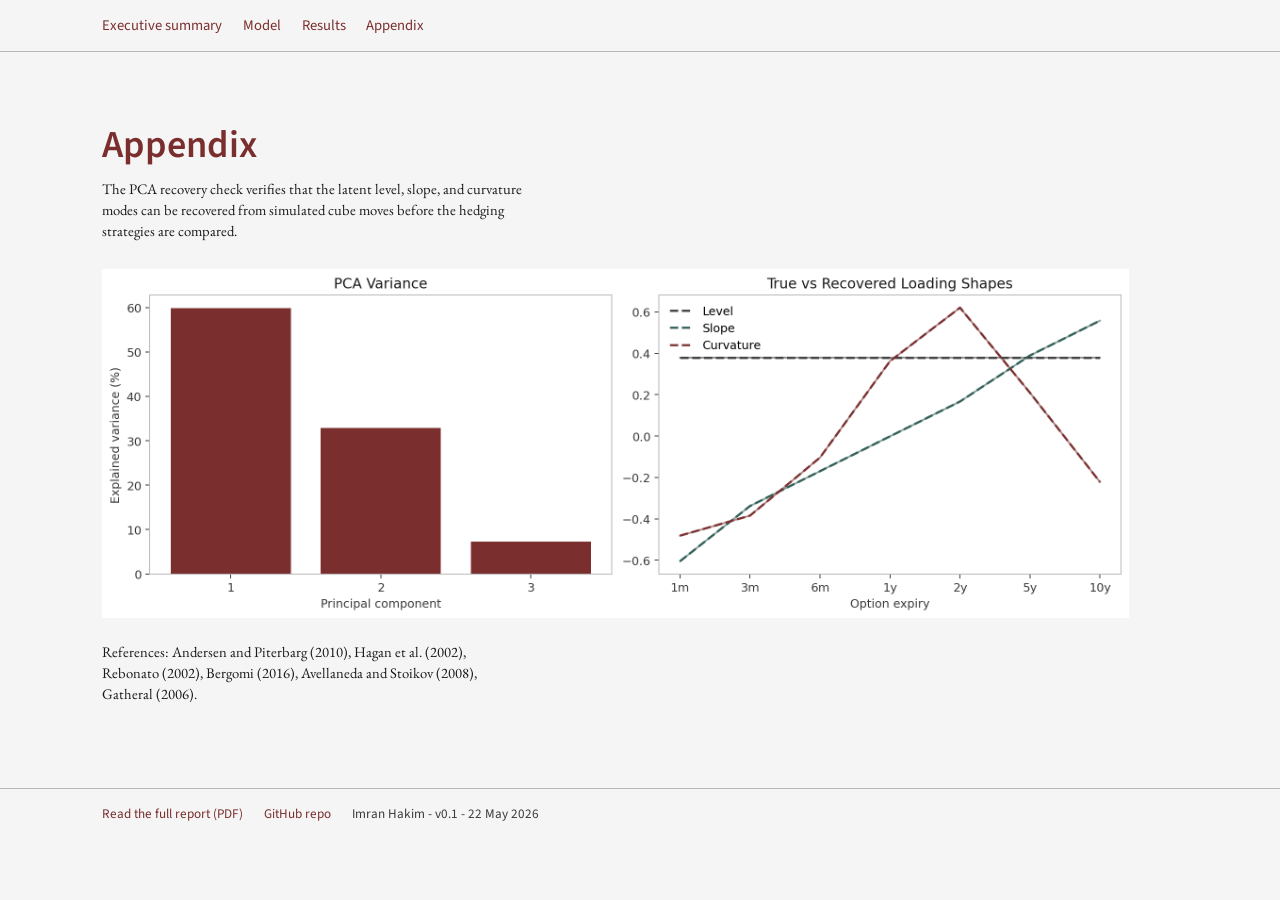
<file: docs/site/appendix.html>
<!doctype html>
<html lang="en">
<head>
  <meta charset="utf-8">
  <meta name="viewport" content="width=device-width, initial-scale=1">
  <title>Appendix</title>
  <link rel="stylesheet" href="assets/tufte.css">
  <link rel="stylesheet" href="assets/report.css">
  <style>
:root {
  --charcoal: #1a1a1a;
  --graphite: #3a3a3a;
  --silver: #b8b8b8;
  --off-white: #f5f5f5;
  --oxblood: #7a2e2e;
  --teal: #2f5d56;
}
body {
  background: var(--off-white);
  color: var(--charcoal);
  font-family: "EB Garamond", "Source Serif Pro", Georgia, serif;
  line-height: 1.45;
}
main {
  max-width: 72rem;
  margin-left: 8%;
  padding: 3rem 2rem 5rem 0;
}
nav, footer {
  font-family: "Source Sans 3", Inter, Arial, sans-serif;
  color: var(--graphite);
  padding: 1rem 8%;
}
nav { border-bottom: 1px solid var(--silver); }
footer {
  border-top: 1px solid var(--silver);
  font-size: 0.9rem;
}
nav a, footer a {
  color: var(--oxblood);
  margin-right: 1.2rem;
  text-decoration: none;
}
h1, h2 {
  font-family: "Source Sans 3", Inter, Arial, sans-serif;
  font-weight: 600;
  letter-spacing: 0;
  color: var(--oxblood);
}
h1 {
  font-size: 2.6rem;
  margin: 2rem 0 0.8rem;
}
h2 {
  margin-top: 2.8rem;
  border-top: 1px solid var(--silver);
  padding-top: 1rem;
}
.lede {
  max-width: 60ch;
  font-size: 1.25rem;
  line-height: 1.45;
  color: var(--graphite);
}
.note {
  float: right;
  width: 220px;
  margin: 0 0 24px 28px;
  font-size: 14px;
  line-height: 1.45;
  color: var(--graphite);
  border-left: 3px solid var(--silver);
  padding-left: 14px;
}
p {
  max-width: 60ch;
}
table {
  border-collapse: collapse;
  max-width: 64rem;
  font-family: "Source Sans 3", Inter, Arial, sans-serif;
  font-size: 14px;
}
th, td {
  border-bottom: 1px solid #ddd;
  padding: 8px 10px;
  text-align: right;
}
th:first-child, td:first-child {
  text-align: left;
}
img {
  max-width: 100%;
  height: auto;
  margin: 1.2rem 0;
}
.plotly-graph-div {
  max-width: 64rem;
}
</style>
</head>
<body class="site-page">
<nav>
  <a href="index.html">Executive summary</a>
  <a href="model.html">Model</a>
  <a href="results.html">Results</a>
  <a href="appendix.html">Appendix</a>
</nav>
<main>
        <h1>Appendix</h1>
        <p>The PCA recovery check verifies that the latent level, slope, and curvature modes can be
        recovered from simulated cube moves before the hedging strategies are compared.</p>
        <img src="assets/pca_recovery.png" alt="PCA recovery">
        <p>References: Andersen and Piterbarg (2010), Hagan et al. (2002), Rebonato (2002),
        Bergomi (2016), Avellaneda and Stoikov (2008), Gatheral (2006).</p>
        </main>
<footer>
  <a href="../report/report.pdf">Read the full report (PDF)</a>
  <a href="https://github.com/imranhakmm/Cross-Cube-Vega-Hedger">GitHub repo</a>
  <span>Imran Hakim - v0.1 - 22 May 2026</span>
</footer>
</body>
</html>
</file>
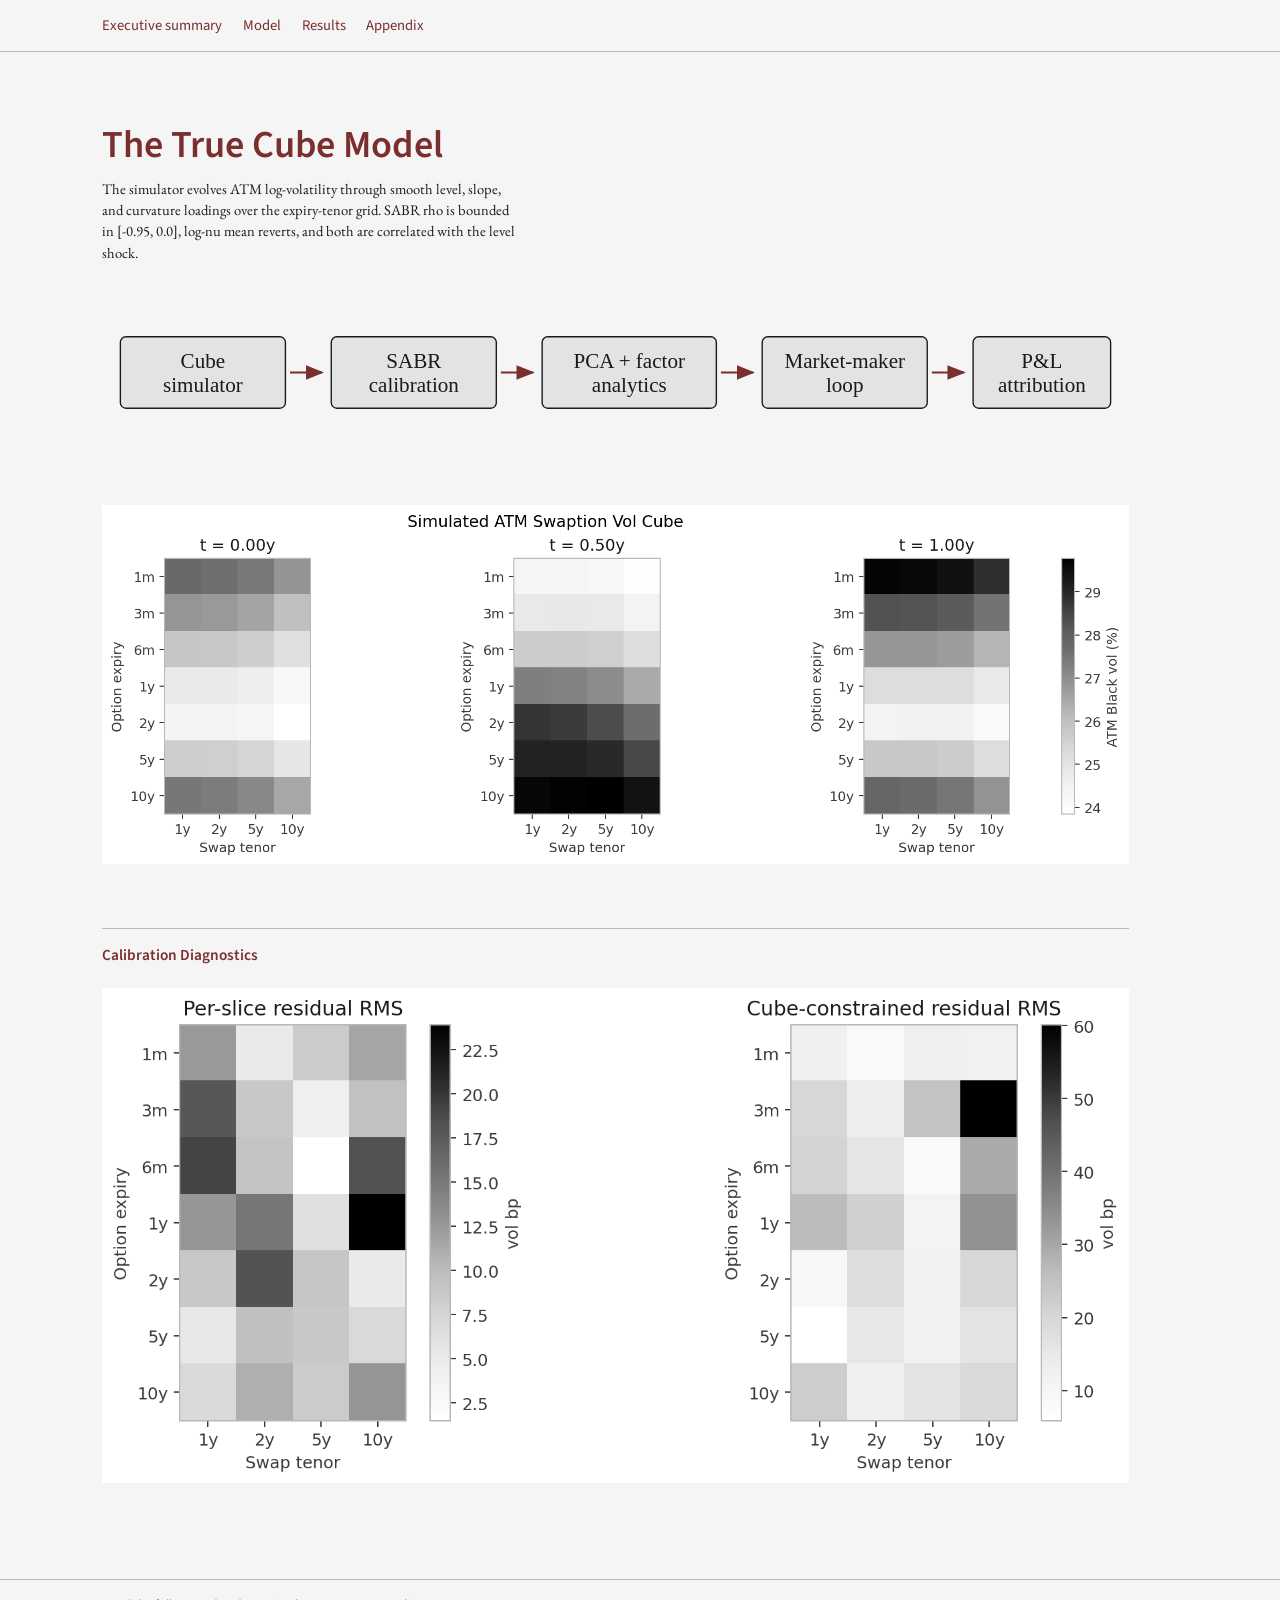
<file: docs/site/model.html>
<!doctype html>
<html lang="en">
<head>
  <meta charset="utf-8">
  <meta name="viewport" content="width=device-width, initial-scale=1">
  <title>Model</title>
  <link rel="stylesheet" href="assets/tufte.css">
  <link rel="stylesheet" href="assets/report.css">
  <style>
:root {
  --charcoal: #1a1a1a;
  --graphite: #3a3a3a;
  --silver: #b8b8b8;
  --off-white: #f5f5f5;
  --oxblood: #7a2e2e;
  --teal: #2f5d56;
}
body {
  background: var(--off-white);
  color: var(--charcoal);
  font-family: "EB Garamond", "Source Serif Pro", Georgia, serif;
  line-height: 1.45;
}
main {
  max-width: 72rem;
  margin-left: 8%;
  padding: 3rem 2rem 5rem 0;
}
nav, footer {
  font-family: "Source Sans 3", Inter, Arial, sans-serif;
  color: var(--graphite);
  padding: 1rem 8%;
}
nav { border-bottom: 1px solid var(--silver); }
footer {
  border-top: 1px solid var(--silver);
  font-size: 0.9rem;
}
nav a, footer a {
  color: var(--oxblood);
  margin-right: 1.2rem;
  text-decoration: none;
}
h1, h2 {
  font-family: "Source Sans 3", Inter, Arial, sans-serif;
  font-weight: 600;
  letter-spacing: 0;
  color: var(--oxblood);
}
h1 {
  font-size: 2.6rem;
  margin: 2rem 0 0.8rem;
}
h2 {
  margin-top: 2.8rem;
  border-top: 1px solid var(--silver);
  padding-top: 1rem;
}
.lede {
  max-width: 60ch;
  font-size: 1.25rem;
  line-height: 1.45;
  color: var(--graphite);
}
.note {
  float: right;
  width: 220px;
  margin: 0 0 24px 28px;
  font-size: 14px;
  line-height: 1.45;
  color: var(--graphite);
  border-left: 3px solid var(--silver);
  padding-left: 14px;
}
p {
  max-width: 60ch;
}
table {
  border-collapse: collapse;
  max-width: 64rem;
  font-family: "Source Sans 3", Inter, Arial, sans-serif;
  font-size: 14px;
}
th, td {
  border-bottom: 1px solid #ddd;
  padding: 8px 10px;
  text-align: right;
}
th:first-child, td:first-child {
  text-align: left;
}
img {
  max-width: 100%;
  height: auto;
  margin: 1.2rem 0;
}
.plotly-graph-div {
  max-width: 64rem;
}
</style>
</head>
<body class="site-page">
<nav>
  <a href="index.html">Executive summary</a>
  <a href="model.html">Model</a>
  <a href="results.html">Results</a>
  <a href="appendix.html">Appendix</a>
</nav>
<main>
        <h1>The True Cube Model</h1>
        <p>The simulator evolves ATM log-volatility through smooth level, slope, and curvature
        loadings over the expiry-tenor grid. SABR rho is bounded in [-0.95, 0.0], log-nu mean
        reverts, and both are correlated with the level shock.</p>
        <img src="static/architecture.svg" alt="Architecture diagram">
        <img src="assets/atm_cube_snapshots.png" alt="ATM cube snapshots">
        <h2>Calibration Diagnostics</h2>
        <img src="assets/calibration_residual_heatmaps.png" alt="Calibration residuals">
        </main>
<footer>
  <a href="../report/report.pdf">Read the full report (PDF)</a>
  <a href="https://github.com/imranhakmm/Cross-Cube-Vega-Hedger">GitHub repo</a>
  <span>Imran Hakim - v0.1 - 22 May 2026</span>
</footer>
</body>
</html>
</file>
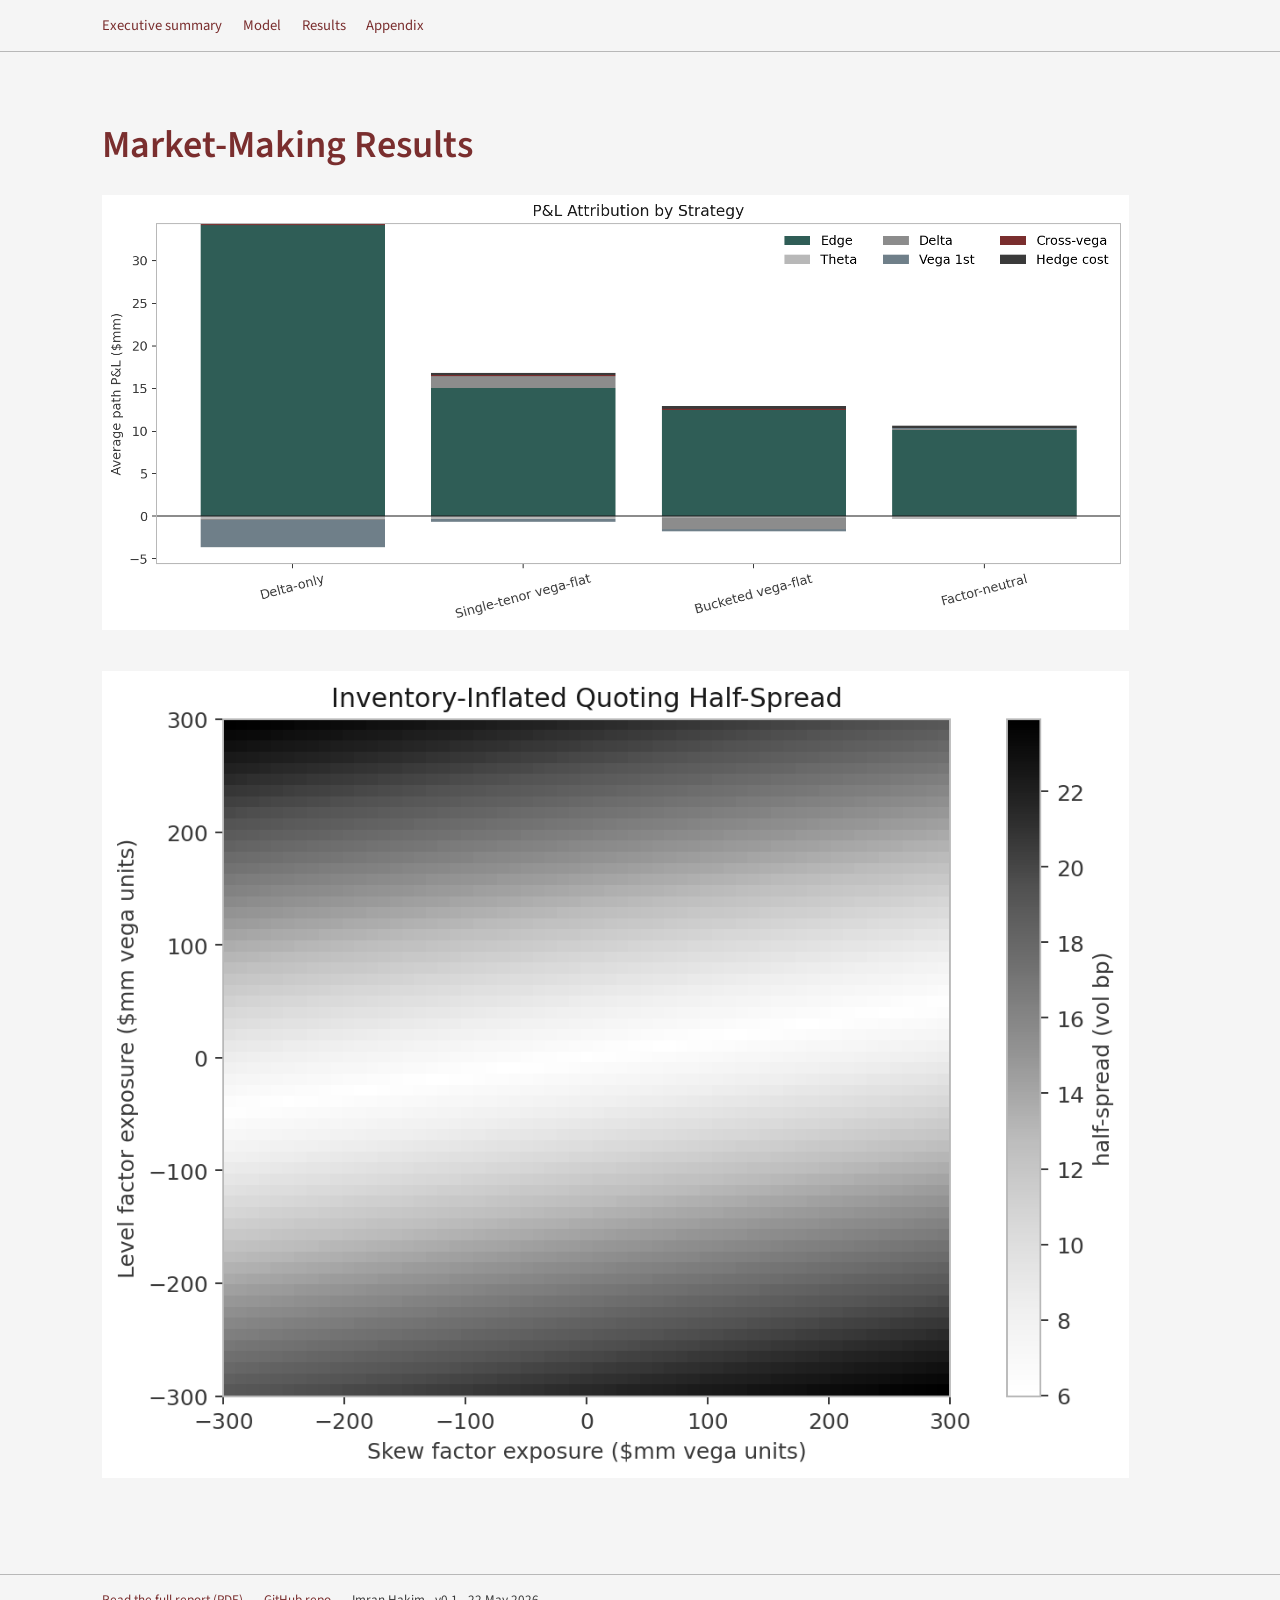
<file: docs/site/results.html>
<!doctype html>
<html lang="en">
<head>
  <meta charset="utf-8">
  <meta name="viewport" content="width=device-width, initial-scale=1">
  <title>Results</title>
  <link rel="stylesheet" href="assets/tufte.css">
  <link rel="stylesheet" href="assets/report.css">
  <style>
:root {
  --charcoal: #1a1a1a;
  --graphite: #3a3a3a;
  --silver: #b8b8b8;
  --off-white: #f5f5f5;
  --oxblood: #7a2e2e;
  --teal: #2f5d56;
}
body {
  background: var(--off-white);
  color: var(--charcoal);
  font-family: "EB Garamond", "Source Serif Pro", Georgia, serif;
  line-height: 1.45;
}
main {
  max-width: 72rem;
  margin-left: 8%;
  padding: 3rem 2rem 5rem 0;
}
nav, footer {
  font-family: "Source Sans 3", Inter, Arial, sans-serif;
  color: var(--graphite);
  padding: 1rem 8%;
}
nav { border-bottom: 1px solid var(--silver); }
footer {
  border-top: 1px solid var(--silver);
  font-size: 0.9rem;
}
nav a, footer a {
  color: var(--oxblood);
  margin-right: 1.2rem;
  text-decoration: none;
}
h1, h2 {
  font-family: "Source Sans 3", Inter, Arial, sans-serif;
  font-weight: 600;
  letter-spacing: 0;
  color: var(--oxblood);
}
h1 {
  font-size: 2.6rem;
  margin: 2rem 0 0.8rem;
}
h2 {
  margin-top: 2.8rem;
  border-top: 1px solid var(--silver);
  padding-top: 1rem;
}
.lede {
  max-width: 60ch;
  font-size: 1.25rem;
  line-height: 1.45;
  color: var(--graphite);
}
.note {
  float: right;
  width: 220px;
  margin: 0 0 24px 28px;
  font-size: 14px;
  line-height: 1.45;
  color: var(--graphite);
  border-left: 3px solid var(--silver);
  padding-left: 14px;
}
p {
  max-width: 60ch;
}
table {
  border-collapse: collapse;
  max-width: 64rem;
  font-family: "Source Sans 3", Inter, Arial, sans-serif;
  font-size: 14px;
}
th, td {
  border-bottom: 1px solid #ddd;
  padding: 8px 10px;
  text-align: right;
}
th:first-child, td:first-child {
  text-align: left;
}
img {
  max-width: 100%;
  height: auto;
  margin: 1.2rem 0;
}
.plotly-graph-div {
  max-width: 64rem;
}
</style>
</head>
<body class="site-page">
<nav>
  <a href="index.html">Executive summary</a>
  <a href="model.html">Model</a>
  <a href="results.html">Results</a>
  <a href="appendix.html">Appendix</a>
</nav>
<main>
        <h1>Market-Making Results</h1>
        <div>                            <div id="cxvega-representative-path" class="plotly-graph-div" style="height:100%; width:100%;"></div>            <script>                window.PLOTLYENV=window.PLOTLYENV || {};                                if (document.getElementById("cxvega-representative-path")) {                    Plotly.newPlot(                        "cxvega-representative-path",                        [{"hovertemplate":"strategy=Delta-only\u003cbr\u003eday=%{x}\u003cbr\u003ecumulative_pnl=%{y}\u003cextra\u003e\u003c\u002fextra\u003e","legendgroup":"Delta-only","line":{"color":"#3a3a3a","dash":"solid"},"marker":{"symbol":"circle"},"mode":"lines","name":"Delta-only","showlegend":true,"x":{"dtype":"i2","bdata":"[base64]\[base64]"},"xaxis":"x","y":{"dtype":"f8","bdata":"7SDoq94REkHjAAJuAkhEQZbwPjRhkDVB4LcuB8XB7kBOHliz0IpGQWKELlUrHDRBiFCUYrHiK0Ex9dXxhLRBQcyxIRjmvCdB1zSGrkTRQ0GYpR3\u002f381PQdDmKAp28T1BBGHteQYHSkFwHN19HmtYQfRQ4unvCV1BhubU4p\u002fTWkHCxJ3Y\u002fI1YQVzDkvonyllBNlS9xd67XEFKf27Rz+1dQfEJf6juDmVB4ssVQYiEakEokC0k0VlpQUTvTJlPq2dBQF+d7V6waEGwXiFEkWJpQaCJFkqu825BVukYJgrIcEF0gx2wA8JwQT7jpW0OT3FBLfOlpAW6cEGDUC\u002fq2y9xQRIHSL6ubXJBcwoj7jLKbEGTvyhnbupwQYlJ3WR1KWVBIF\u002fOZqKGYkFe6nU\u002fQF1mQeOKSD7y725BZwGnDlI2cEGDhB0qXkltQV7m1YUniWpBJl7JB8lsZ0GS0D1glEJgQUMg6LVpuWZB5EdO+P4Ea0Eg4S1PS3xqQZqI6o3gKWtB1B1P3a3zbUE8+bsjSCRxQX+hyQNvmnJBTGDon4hNcUF6QMUK2lhtQRa79gQhenRBcPIDR\u002fTKeEG0Sswvb59zQfr3uyxyGXZBCSy3xW72dUFu99ymQA10QQ+UfRvRbmpBOOzDsslIZ0HHT\u002fDa7FtlQc\u002f58UVbJmZBafPQt1XeakGc2OtQtztwQQECkrM0iHBBca6FDcthaUGCkYRzD75tQQot3dG0MXFBe3nhQCxsckHk\u002f08mX7d0QbqVkM10S3dBZqIMJPsVd0HVwtRHfBJ4QZiRTziecnRBKYDHFlEXdUECdr17tU13QSmQBLNqS3pBoy1sgNL1eUHYyz7swaB4QdO1b\u002fZrmnlBTdxXjf1jeEEm1EoqjKp6Qe1Ki5+KyXpBiwpK8+VBeUFCCaSWq112Qcg9wJZ\u002fMnZBXtf7B5EIdEGVBIBguT53QT9K5a2sDnlBC9K6SEjAeEGRicPgtwR5Qan8xS\u002f0J3hBCf6RMky+eUGDYW5Y+A96QcVK+QCwUnlBELHQVRxueEHHRPPALop4QYTIquKwE3hBQhmtGXA7eEECabbocR53QRRZkr7GgXhBUFCb6+I3eEGkoGZwgwB1QbJGeAScPnZBKkqyLseEd0EW7vgEbpx3QfmwQbKU\u002fnZBH+W\u002ffmlsc0HBRbXPooZyQTbhHFyE6XJBd\u002fl6W00Wc0GAygT+03p1QR6VjepKlXZBojIqH5l\u002fekFvavxnCLt5QW4rP9QqM3dBOvWyUGOvdEGI\u002fJevkX52QaSbI+ohi3hBz2Xz7vLFeEHwUrdEvUZ2QXqMBUehQnZBldOaombBdEGk6E7weSB2QQch3Pb+NndBGV9rIGuRdUEipiGAxmB0QZedPe\[base64]\u002f6gDtb1R2QcFW3SXY03RBa3yLO0dKdEFXqkqkbI50QVvaE1Ci9nJB5R1K5LNDdkH7aaC\u002faCt3QeHDscBBzHVBQlQaIlEWdUHMOQ+iNPJ2QYp+ZdIDrHdBwD\u002fqY82peEHWx4VRwn54QZGAdc\u002fGK3lBcn6m6FP3eEFIgvTbnBB6Qc2IC76N33dBaq8OPfwmd0HcCIGPsJp0Qc0nSSDaZHZBDNVjvBxAdkHzyh73udV0QR2BpII\u002fM3VBxhY86sXadEHdCIkgtjJ3Qcd+mIFt+XdBes8Macu6d0HWZTIasFx8QVeKbR+VM3pBHGHCLVUNdUHGCcuTzc1zQUuBtkTFX3VBLqPn6xi7cEFfiK1tvD5wQT1ULsFKxXBB+rdpVw6DcUHl1bu4kstxQVgeqJI1\u002f3JBHX1CXMGUc0GKFIYi9odyQRGmXHxqJXVBxbJuOgU3d0F1cUNSmep2QVmSinLD\u002f3ZBan9U3ZdLdUFDXEInBC11Qd7xSkR+JHZBAQBFcHiFdkGeA0+m1BB4QSU9JD2EpXhBf5SHhuZldkEKIraMhAZ2QeqHQlM9FnhBILYVWo82fEGDHpEWkuh7QSw+89p9KIBBdQwzRrH1gUE92CmmTtl\u002fQWMMsyH7D3hBGu5sRpbcdUFrXLp+FSh2QZBdY4T1bnRBMBdkD2ZycUHxZVjgMx9wQQqn9yrQnmVBEIhfFLMpYEHp64tIKH1TQegxD6Q7hGBBc\u002fXtgh5bZEH9zIP6Yd1gQfWkaeYzz2VBwemWpu+bYEF05pCT7IhoQRjTui0LnWVB0yoOYnqiZUFWtMIC\u002ftBfQb\u002fJF6\u002fcHmBBkCYeDsSOXkGwvmC7Y\u002fZSQYaYRZuORElB02PN2hH4QEGR5IirxIpBwUZPYqeZ8VrBURQpo77kFkFbmA2dzzxeQeArdzLXsFNBphduMFaMUkEQYWYO\u002fXgpQcMByeSJI1HBwPWzw0\u002f4VMGkAS7mb9JBweik9sjSB0hBu0i0wpVvZkF+sUKOpTpnQWY3lBjkRFdBcnHV7YdDZEFn0IYmASZWQZWE1c978VhBV8FGZVYfTEFW99LIYbxQwdTy3\u002f2Fl1JB"},"yaxis":"y","type":"scattergl"},{"hovertemplate":"strategy=Single-tenor vega-flat\u003cbr\u003eday=%{x}\u003cbr\u003ecumulative_pnl=%{y}\u003cextra\u003e\u003c\u002fextra\u003e","legendgroup":"Single-tenor vega-flat","line":{"color":"#b8b8b8","dash":"solid"},"marker":{"symbol":"circle"},"mode":"lines","name":"Single-tenor vega-flat","showlegend":true,"x":{"dtype":"i2","bdata":"[base64]\[base64]"},"xaxis":"x","y":{"dtype":"f8","bdata":"0m8SsJXjFcGQGB8kuWU5waVo3RBAKT3BWO3B8yDrPsGkwqqi3J5DwQr3Okh2pz3BYsH7ce5DMsFMW6esXakQQfMcd2jZ2iFB9piyw5uPEsH+unKeiD4fQfgcbhmAXitBTMWFGk6HRUEqml8a73FBQXAIrljtGUZBLTBH7DoSTEEaMfJQhPQ3QRGcVLFLcTZBcCWP\u002fMTrN0HcHp5SskwdQVAbUol9HidBrv7ad0VPHUE0qXcmGeobQZQlUeiAuAXBwsGBFIB5FcHwHfZccvz0wPM+g3abdivB5N+kJV+GAMHxri+dMHkWQRJjjLl79SNBYR2hQMXwI0EA1fK1mYQrQbM6ABmR\[base64]\[base64]\u002fTE\u002fl5X0FV0NvsoeReQbP1mEb0kGBBgGN8B2i4YEGTKG7ztNtgQUKtkDom8WBBK6btAubcY0Ev0+YR+sRiQfYGW2xNMWdBBU1wx97SaUH7GxL+k\u002f1nQfjEzB7KLmNBh\u002fk9\u002fVAfX0EYIPwEap9ZQeLHTLdJU1JBnLW1e1o9WkEXm+n5eeBZQWYXWl82jlRBHpQhZo8XVEEr8HPDHHpTQV4BoRCmR2JBou8\u002f6KyoYEHkxUaIDx1ZQUtp1oYyr1hBOY\u002f26rAZVUFK1VA1vI9aQZzn0vI6dWFByixYE0K+XEFwPbSljhNaQb9NSjxcCVNBquoXF4cOVUFTBrVbislaQSYDr1SvUlhBjJv\u002fzcRKV0E4IxcRvjNYQQPyApMZZ2JBqlaTST0AWUG\u002fyr2LcuFjQV0WEp3WqmVBrtaBY47BZkG3SYSonmNpQZlzCixftm5BGsfV4Jd7cEH678QEqAhxQWU848adenBBgm4r5lW4b0GhMXUSqXJvQXoN3j+9t3NBdu0w8uQyckF2t\u002fl4kHdyQanRXxtt0XNBUkzh7vfjdEFfCpDqadF1QW5z4P\u002fBL3hByVpT71zpdkE8bWuovH54QeXNodwNY3dBO1yePgjzeUHssTIpk5J7QQVNlOQ3wnxBUcdqUYuEfEHr7YRYK9x8QaYPU0C4B39B4PhI253KfUEcoGpGr9x\u002fQRF9DibiMX5BE2uZWuRyf0FCtQ16Gs2AQeb3\u002f4fhCoBB\u002fFaL9oJHf0HD4Vycdl5+QU4qjUO3c39BAWcRAJ+qfEGvX+kQT5t8Qep3qTiRIXpB5rcsKI6eekHLgb0EqrJ8QTqOLML2p3hBQsuMznLteUFhL6GIM7Z7QcVPdLJZj3xB23jHIa01fEG\u002fK1DcL8N6QW2eBrfv3XlBHN6WhknVdkG\u002fmX6J1vZ1QXenWlkBI3tBkCySfi1pekEFV\[base64]\u002fQVEBx7exeoBBO2xHBWPOgUES7ii5Q1yBQVHW6iJVR4FBvampxMlbgkGr4kpX9MWCQQV2+8nYx4RBBMrT4Sm7hEGgBUDkWdqFQeRQrycQRIZB0Sic2DTLhUHm08laUiODQUDUeQrXuoNBZC0\u002fvgd0hEEJdStQ6S2FQXa2o7zadYdBtSLDN5Tnh0EUdM6cMDqKQR5VLDRvzItB6IYA73PBi0GjkACDLs6NQa\u002f3GYAZ7IxBz\u002f85NmnOikFZgGLp942JQf52MtSJLoZBTnWJNIDog0FNsI1R8+2CQWjUag3+04NBuspB0LYNg0HIXTYVLwWDQfL9bwpx3INBvD9GU9apgUGNcVPxnNaEQSLpJ\u002frt+oRBUgwflOEfhEEwt2TMn5WGQfJdshCHK4hBAkw1oQ73h0FI8mKMCyKHQWp1c4veZodB+UrBCRiEh0E1Cv\u002fd42CGQUQBOuigoYZBpi+c\u002fK1nh0EPfcpevxyGQY+GZKB3SYRBqwV8vjgMhEGRRXpTkKeEQcNJBMJjDoRBVqWjJ8EDhEFTnVltFYSDQS8mJoVuMoRBBVXNDXyIhkHk3yeJuX+HQW0Flj8zjoZBE9wzwwe6iEEPPOfquzqJQVt3OpLrnopB9oilre8biUER\u002fVAa02iGQaJFsngWqIVB"},"yaxis":"y","type":"scattergl"},{"hovertemplate":"strategy=Bucketed vega-flat\u003cbr\u003eday=%{x}\u003cbr\u003ecumulative_pnl=%{y}\u003cextra\u003e\u003c\u002fextra\u003e","legendgroup":"Bucketed vega-flat","line":{"color":"#2f5d56","dash":"solid"},"marker":{"symbol":"circle"},"mode":"lines","name":"Bucketed vega-flat","showlegend":true,"x":{"dtype":"i2","bdata":"[base64]\[base64]"},"xaxis":"x","y":{"dtype":"f8","bdata":"3sDBTI6ZJkGwqXJW\u002fuvnQCSyZap1Fh1BUk1+I3\u002fBJkEMjoQxkZIhQUACSfSUoihBCKvLwr5MKUFyTMhmoaoqQc+Q7Wr\u002fvidBWN4AVLpTLUGCOsl1BIQrQcKtaTIGBTBBj+4h5RCc\u002fMCoYif2uN8DQci+dNHlXQxBlaNClQpKFUG2SXPi1KoTQf5CAIUzATxBy3BxTDL4Q0E1VMlyRmlAQUsiDN+PU0JB7bn0JP6yQkFNJBUyBmxDQYR\u002fnQ0jYERBzkJvnUAbRkH88Pa+xphHQVXTeldFYUpBjBuZ\u002f81dRUFBU\u002fMfaEFFQauN\u002fBAvLEhBSggu9KlySUGSTrYDp2M4QeJFi94pdzxBJ8++zPhhMEE8ZbYeoNhGQSIwfjGB60tB1NVP4oYqUUFdBKLTDlxTQaGAT7naQlNBaQ\u002fdblJfVUH+UUMtBlVWQY\u002fxElQj+1VB1zxdvjwdXEHQOs7q0HpVQeyefCql21dBylTKkwM2YEGgS2AwCYhfQbG\u002fTSzKW2NBaPxfSd4sZ0FMV6tiaKJpQZrCgrgjnGhBgzjowGCqZkECgw29wmZlQQGqMCmaqm5BXrlB0NlDb0Eri\u002fZEwm5wQQYQ9SXPIXJBRc+dTZ4hc0E359v5TRZ0QecSZ7pv4XNBjfQ1TiXlc0Ejt15379Z1QZPyeuNSeXRB+5P4tdEudEF+v6igWv1xQXG53dMN4HBBT2xoWsKJbEFacJSZFc1wQaCBS2GGv29BQZ9phtU6cEFHpi\[base64]\u002fNwZUGSsnmqPmNhQVRWAF+HqGNBTy8qkHTWZkHHcB1qlR9lQfdhpBWS42RBmyPiU34haEGORi3z\u002fDVuQSvrCFqCPmpBub53DHZZbEEJlH7nailwQVJV50KiZ3FBPf2Y6JO5ckF3IViCIRZyQUqjXnk+WXBBEm9LrfVmb0HQBCRshaRtQd6dZugrym5BWSYinaVNb0H6KmgszQxwQVPM2RtnUHBBDQ5eHcSgcEFqreY8hNZwQX\u002fbxTTbFHFBCO3+Vjk1cUEb+3yUZghxQQhH67eDlHNBeXW4ABg+cUFXci7g1t5yQcqXxmnFwXNB+HdnXL4id0ER16H3DB16QXeSspSXYXpBM4YTGtoBe0HG+7QRl2t7QfjUPHa\u002f3XpBJgzT1Dn0ekFylsjtmv96QdCpfHEsQX1BY7424a9ifUGDKJkfCTN8QZqKzI6nLH1BnCkEe5l\u002ff0HTtDudGLSAQU5P8RL5nIBBGVr6PfAXgEHshwRrmcV+QfH+H\u002fwr\u002fn1BxnouNRaMfkFLANizThh\u002fQeBrQkA\u002fyX9B+HHHOYSVgEEBVUy08QOAQRKjXveyIIFBWF4z61lTgUFFsxTBq5SBQY9xFEEMO4FBKeb27h9ygUEc\u002fst3CA2BQRGrUkLn4IBBYeV6CkZzgEFj6Ref7t9\u002fQUm4TW2YBX5BM5EJuaFTfUEv2R0pCOp9QRjqPkLRTn1BecwYyKE2fkGcXlQEAGl+QU0HftzNxn5B0Sx0FHPGf0FM\u002fUtaYrd\u002fQc1xVLtIUn9B4wEuORxpf0HlPKiER8V+QXZwUVfWSn5BJaPkDCOvfUFHaKSvmmN9QfJBSc3fAX1BraQjQCjMfkFWRcUrRfV9QeWAHRzd\u002f35BLDKio3vwf0EQg507Gd5+QUQJNnOOSH5Brb4r9RGsfUGrQNKebJp8QfKSPoaEWn5BqzJxEnaKf0GIlAvMcV+AQTtxIdgC239Bx0mW6uvofkGxxRzrJKN+QR84ic1Uh39B+3Uvrgv\u002ffkFqXtuThdZ+QYx21mDtaIBBcuEXkzuPgEFE9U\u002fGzOOAQdNKycpfZIFBItjGAIbngEEAazf6PiyAQb+rr65+ZIBB7q928roZgUEoCZbwEemAQRsCBY3ucYBBbrHuiOk2gEF26aI2K1qAQR4I+\u002fxkrYBB0wdOFteUgEEwJMVEk6qAQSJDWQaE9IBBJEo+dKyygEEY4CFHD9iAQSHgEqL9+oBBTCI66EjIgEHH8LUuxZWAQcx\u002fiM8WlYBBnxuUHbqlgEEwaJH1VAyBQYkghuuzs4BBm\u002fQfh3asgEEsGTdmAeGAQRPi21bwroBBsXsoySt5gEFNKRQkZmaAQZUXgSa\u002fw35BpVY0ed0IfkFeFDyviyN\u002fQepIBzJmS39BRep3\u002fjEmgUHvo9tUfBuBQe5JZhMsDIBBRuOosLp1fkHpUVF5\u002fXmAQYU1kod30oBBPUFXHOOHgEFpO3JTYxWBQfPylu0HdoFBzKgTNcY5gkF1P938KOOBQbuxMaXAO4FBOlG\u002fLcfSgEEFdicXc2SBQV0vzBkCrIFBhv2dB95TgUEQFvPDhOaBQXG42\u002fXsdYJBvGqCZdlGgkH2rDrXBCSCQa2go8EXZIBB7ez0K3apgEFSiAvEhTOCQaFIx5+9CoFBqgHdOscIgkFrEZK9dbuCQce9m9uda4NBSqzIxfJ8g0E6aGhqesmDQdGrgeOZSINBenmLZaH6gkEUXshtS0KCQcZ2JR9ju4JB"},"yaxis":"y","type":"scattergl"},{"hovertemplate":"strategy=Factor-neutral\u003cbr\u003eday=%{x}\u003cbr\u003ecumulative_pnl=%{y}\u003cextra\u003e\u003c\u002fextra\u003e","legendgroup":"Factor-neutral","line":{"color":"#7a2e2e","dash":"solid"},"marker":{"symbol":"circle"},"mode":"lines","name":"Factor-neutral","showlegend":true,"x":{"dtype":"i2","bdata":"[base64]\[base64]"},"xaxis":"x","y":{"dtype":"f8","bdata":"0ME9WotVrkCuRlIZmZ8JQXvcFjAFYDhB3Y260DYRN0FhdEPFrfk7QTrSKBbsEDpBGbJTueE5PEFvzIjR7Wk8QWsMmoIA1TpBosek4+GYO0G8msd3YOc5QbqqI6KQMDdBMT\u002fak3FOJ0HM9O\[base64]\u002fBG6yu0hBQGf6Nu0ESEGckA7dQkVOQcKoumJ+eE5BVWcaQyCrTkH+tnb0Re9PQcTENWLKHFFBEw8Z\u002fwEgUUFj0Qw8wlBRQSIZN2X4BVBBI4jZpCodUkHgOTFEvR5SQSsBH2nallNBNVGao7vcU0FCEZh\[base64]\[base64]\u002fBPegJxZQTT43l1PMFlBgw538TPkVUEUqjBY5M5VQe7pf\u002fEtwlVBvAOlRzmaVEGoCDSKFrBUQXSdQ\u002f63glRByi8Mnnd1VEGqvsedTlNXQQGwlTR7eldBRSlvVHTiWEHKf0dTvf9YQT7s0HnSt1hBXhdI+O6DWkGx7lg2RgpgQRk9iRBLv2BBymRzFVWmYEFLxUH+\u002fWtgQUC6ge48X2BBGpJso\u002fZ8X0HgIOLEdkxfQfThI1f8zF9BY8dLGqk0YEEx+ZE7XThgQa0KJrgNUF5BWQ\u002f08OReXkHWkrv4vmNeQfpZ\u002fGHAkF5Bi2Kj6y9bXkFuntrwlpdfQUC0qIfzS19BoRl3wRRXX0HnV6kGhQpeQRyvncIYdF1BPBM4GbskXkFG4n8B\u002fmlbQajD\u002flKP5VtBHOGkUMNmXEGUEXHfCshcQaQbTi\u002f0jV5BJzl8qYYRYEFDDeB\u002f+vFfQdLinhbX\u002f19B1LyVl9HdX0E6q2E4WiFhQWcV7iR1\u002fGFB4\u002fCorDAGYkE2ywZ04XhiQd7czh+cYmJBBOk47Oj+ZEHH6YcroqhkQWBhgOSOl2RB4DXtNHgOZUHK6Zw+EStkQZJFVCmgpmNBYygVUlW0Y0F\u002f0iViqJdkQeZphjoplGVB2cMCnuNWaEEKXvo\u002fclBoQU\u002fQz\u002foaHGhBZceMhRakZ0F1hdiwLstnQa7rQVQPOmhB4VyCpcOLZkEoYvzgO2toQRgvrpRwmWhBRgX2TPZtaEF\[base64]\u002fWtB6MmHkYsdakFg1ZUM\u002fGtqQcRLJGNQbGlBbkvJkZJeaUFQie8Z809pQVG++YDGYmlBBaGK4RR+aUHVHJLv\u002f2VpQUnIaOvAjmlB\u002fF3V1jmKaEFKfLz\u002fmiBoQZQkMNVpNWhBTiWAi\u002fM9aEGjP7Cs49tmQYibHAlPsmZBIlvgJbOVZkE3685xge9nQcDfd\u002fAGemhBkWgns09PaEF\u002fKlib\u002fmhoQYch\u002f9w7XmhB\[base64]\u002fGNkQTCkGQsOl2RBKPbKiHISZUEp7cSR4f1lQaCKCPhFiGVBJVkJgAiNZUGTgK7R4llmQddEPwxzcGZBbaYSb18TaEHzbb9eZNZpQU2Xu3QE6WlBo\u002f15AlIUakHJDdF9QQJqQVM47CLgeGpBSb0DF6qBakGsdeRBya1qQZB5++t5pGpBizIt33CsakGiGJqpFwRqQdVcDZZ1h2lB"},"yaxis":"y","type":"scattergl"}],                        {"template":{"layout":{"colorway":["#3a3a3a","#b8b8b8","#2f5d56","#7a2e2e"],"font":{"color":"#1a1a1a","family":"Source Sans Pro, Inter, Arial, sans-serif"},"legend":{"orientation":"h","y":-0.18},"paper_bgcolor":"#f5f5f5","plot_bgcolor":"white","title":{"font":{"family":"Source Sans Pro, Inter, Arial, sans-serif"}},"xaxis":{"linecolor":"#b8b8b8","showgrid":false,"tickcolor":"#3a3a3a","zerolinecolor":"#b8b8b8"},"yaxis":{"gridcolor":"#dddddd","linecolor":"#b8b8b8","tickcolor":"#3a3a3a","zerolinecolor":"#b8b8b8"}}},"xaxis":{"anchor":"y","domain":[0.0,1.0],"title":{"text":"day"}},"yaxis":{"anchor":"x","domain":[0.0,1.0],"title":{"text":"cumulative_pnl"}},"legend":{"title":{"text":"strategy"},"tracegroupgap":0},"title":{"text":"Representative cumulative P&L path"},"font":{"family":"Source Sans 3, Inter, Arial, sans-serif"},"paper_bgcolor":"#f5f5f5","plot_bgcolor":"white"},                        {"responsive": true}                    )                };            </script>        </div>
        <img src="assets/pnl_attribution.png" alt="P&L attribution">
        <img src="assets/quoting_half_spread_heatmap.png" alt="Quoting heatmap">
        </main>
<footer>
  <a href="../report/report.pdf">Read the full report (PDF)</a>
  <a href="https://github.com/imranhakmm/Cross-Cube-Vega-Hedger">GitHub repo</a>
  <span>Imran Hakim - v0.1 - 22 May 2026</span>
</footer>
</body>
</html>
</file>
<file: docs/site/assets/tufte.css>
html { font-size: 15px; }
body { margin: 0; counter-reset: sidenote-counter; }
article { padding: 5rem 0; }
section { padding-top: 1rem; padding-bottom: 1rem; }
.sidenote, .marginnote {
  float: right;
  clear: right;
  margin-right: -32%;
  width: 28%;
  margin-top: 0;
  margin-bottom: 0;
  font-size: 0.9rem;
  line-height: 1.35;
  vertical-align: baseline;
  position: relative;
}
</file>
<file: docs/site/assets/report.css>
@font-face {
  font-family: "EB Garamond";
  src: url("fonts/EBGaramond.ttf") format("truetype");
  font-weight: 400 800;
  font-style: normal;
}

@font-face {
  font-family: "EB Garamond";
  src: url("fonts/EBGaramond-Italic.ttf") format("truetype");
  font-weight: 400 800;
  font-style: italic;
}

@font-face {
  font-family: "Source Sans 3";
  src: url("fonts/SourceSans3.ttf") format("truetype");
  font-weight: 200 900;
  font-style: normal;
}

@font-face {
  font-family: "JetBrains Mono";
  src: url("fonts/JetBrainsMono.ttf") format("truetype");
  font-weight: 100 800;
  font-style: normal;
}

:root {
  --charcoal: #1a1a1a;
  --graphite: #3a3a3a;
  --silver: #b8b8b8;
  --off-white: #f5f5f5;
  --teal: #2f5d56;
  --oxblood: #7a2e2e;
  --muted: #888888;
  --light-rule: #d8d8d8;
}

@page {
  size: Letter;
  margin: 0;
}

* {
  box-sizing: border-box;
}

html,
body {
  margin: 0;
  padding: 0;
  background: var(--off-white);
  color: var(--charcoal);
  font-family: "EB Garamond", serif;
  font-size: 11pt;
  line-height: 1.32;
  -webkit-print-color-adjust: exact;
  print-color-adjust: exact;
}

.cover,
.sheet {
  width: 8.5in;
  height: 11in;
  position: relative;
  page-break-after: always;
  break-after: page;
  overflow: hidden;
}

.sheet:last-child {
  page-break-after: auto;
  break-after: auto;
}

.cover {
  background: var(--charcoal);
  color: var(--silver);
}

.cover-title {
  position: absolute;
  left: 0.72in;
  top: 2.45in;
  margin: 0;
  color: var(--silver);
  font-family: "EB Garamond", serif;
  font-size: 48pt;
  font-weight: 500;
  line-height: 0.92;
  letter-spacing: 0;
  white-space: nowrap;
}

.cover-subtitle {
  position: absolute;
  left: 0.75in;
  top: 3.30in;
  margin: 0;
  color: var(--muted);
  font-family: "EB Garamond", serif;
  font-size: 24pt;
  font-style: italic;
  line-height: 1;
}

.cover-rule {
  position: absolute;
  left: 0.76in;
  top: 3.86in;
  width: 4.35in;
  border-top: 0.5pt solid rgba(184, 184, 184, 0.50);
}

.cover-author {
  position: absolute;
  left: 0.95in;
  bottom: 0.88in;
  color: #d7d7d7;
  font-family: "Source Sans 3", sans-serif;
}

.cover-author strong {
  display: block;
  color: #eeeeee;
  font-size: 14pt;
  font-weight: 600;
  margin-bottom: 0.16in;
}

.cover-author span {
  display: block;
  color: #a8a8a8;
  font-size: 11pt;
  line-height: 1.45;
}

.cover-cube {
  position: absolute;
  right: 0.56in;
  bottom: 0.60in;
  width: 30%;
  height: auto;
}

.sheet {
  background: white;
  padding: 0.78in 0.80in 0.70in;
}

.page-header {
  position: absolute;
  top: 0.34in;
  left: 0.80in;
  right: 0.80in;
  height: 0.24in;
  border-bottom: 0.4pt solid var(--silver);
  color: var(--graphite);
  font-family: "Source Sans 3", sans-serif;
  font-size: 9pt;
  font-variant-caps: small-caps;
  letter-spacing: 0.02em;
}

.page-header .page-number {
  float: right;
  font-variant-caps: normal;
}

.page-footer {
  position: absolute;
  bottom: 0.32in;
  left: 0.80in;
  right: 0.80in;
  color: #8a8a8a;
  font-family: "Source Sans 3", sans-serif;
  font-size: 9pt;
}

.content {
  height: 9.28in;
}

h1,
h2,
h3 {
  font-family: "Source Sans 3", sans-serif;
  color: var(--charcoal);
  letter-spacing: 0;
  margin: 0;
}

h1 {
  font-size: 16pt;
  line-height: 1.08;
  margin-bottom: 0.20in;
}

h2 {
  color: var(--oxblood);
  font-size: 11.5pt;
  font-weight: 700;
  margin: 0.12in 0 0.045in;
}

p {
  margin: 0 0 0.105in;
}

.columns {
  display: grid;
  grid-template-columns: 1fr 1fr;
  column-gap: 0.42in;
}

.wide-text {
  max-width: 6.75in;
}

.lede {
  color: var(--graphite);
  font-size: 12.8pt;
  line-height: 1.32;
}

.callout {
  border-left: 3pt solid var(--silver);
  color: var(--graphite);
  padding-left: 0.16in;
}

figure {
  margin: 0.10in 0 0.16in;
}

figure img {
  display: block;
  width: 100%;
  max-height: 4.10in;
  object-fit: contain;
}

.figure-small img {
  max-height: 3.15in;
}

.figure-tiny img {
  max-height: 2.35in;
}

figcaption {
  color: var(--graphite);
  font-family: "EB Garamond", serif;
  font-size: 10pt;
  font-style: italic;
  margin-top: 0.045in;
}

.architecture-svg {
  width: 100%;
  height: auto;
  display: block;
}

.equation {
  display: block;
  width: 92%;
  max-height: 0.52in;
  margin: 0.08in auto 0.14in;
}

table {
  width: 100%;
  border-collapse: collapse;
  table-layout: auto;
  margin: 0.08in 0 0.18in;
  border-top: 1pt solid var(--charcoal);
  border-bottom: 1pt solid var(--charcoal);
  font-family: "EB Garamond", serif;
  font-size: 11pt;
}

thead tr {
  border-bottom: 0.5pt solid var(--charcoal);
}

th {
  font-family: "Source Sans 3", sans-serif;
  font-size: 11pt;
  font-weight: 650;
}

th,
td {
  padding: 0.30em 0.50em;
  vertical-align: top;
  text-align: right;
  white-space: nowrap;
}

th:first-child,
td:first-child {
  text-align: left;
}

tbody tr:nth-child(even) {
  background: var(--off-white);
}

.references p {
  padding-left: 0.18in;
  text-indent: -0.18in;
}

.site-page main {
  max-width: 72rem;
  margin-left: 8%;
  padding: 3rem 2rem 5rem 0;
}

.site-page nav,
.site-page footer {
  color: var(--graphite);
  font-family: "Source Sans 3", sans-serif;
  padding: 1rem 8%;
}

.site-page nav {
  border-bottom: 1px solid var(--silver);
}

.site-page footer {
  border-top: 1px solid var(--silver);
  font-size: 0.9rem;
}

.site-page nav a,
.site-page footer a {
  color: var(--oxblood);
  margin-right: 1.2rem;
  text-decoration: none;
}

.site-page p {
  max-width: 60ch;
}

.site-page h1 {
  color: var(--oxblood);
  font-size: 2.6rem;
  margin: 2rem 0 0.8rem;
}

.site-page h2 {
  border-top: 1px solid var(--silver);
  color: var(--oxblood);
  margin-top: 2.8rem;
  padding-top: 1rem;
}

.site-page .note {
  border-left: 3px solid var(--silver);
  color: var(--graphite);
  float: right;
  font-size: 14px;
  line-height: 1.45;
  margin: 0 0 24px 28px;
  padding-left: 14px;
  width: 220px;
}

.site-page img {
  height: auto;
  margin: 1.2rem 0;
  max-width: 100%;
}

.plotly-graph-div {
  max-width: 64rem;
}
</file>
